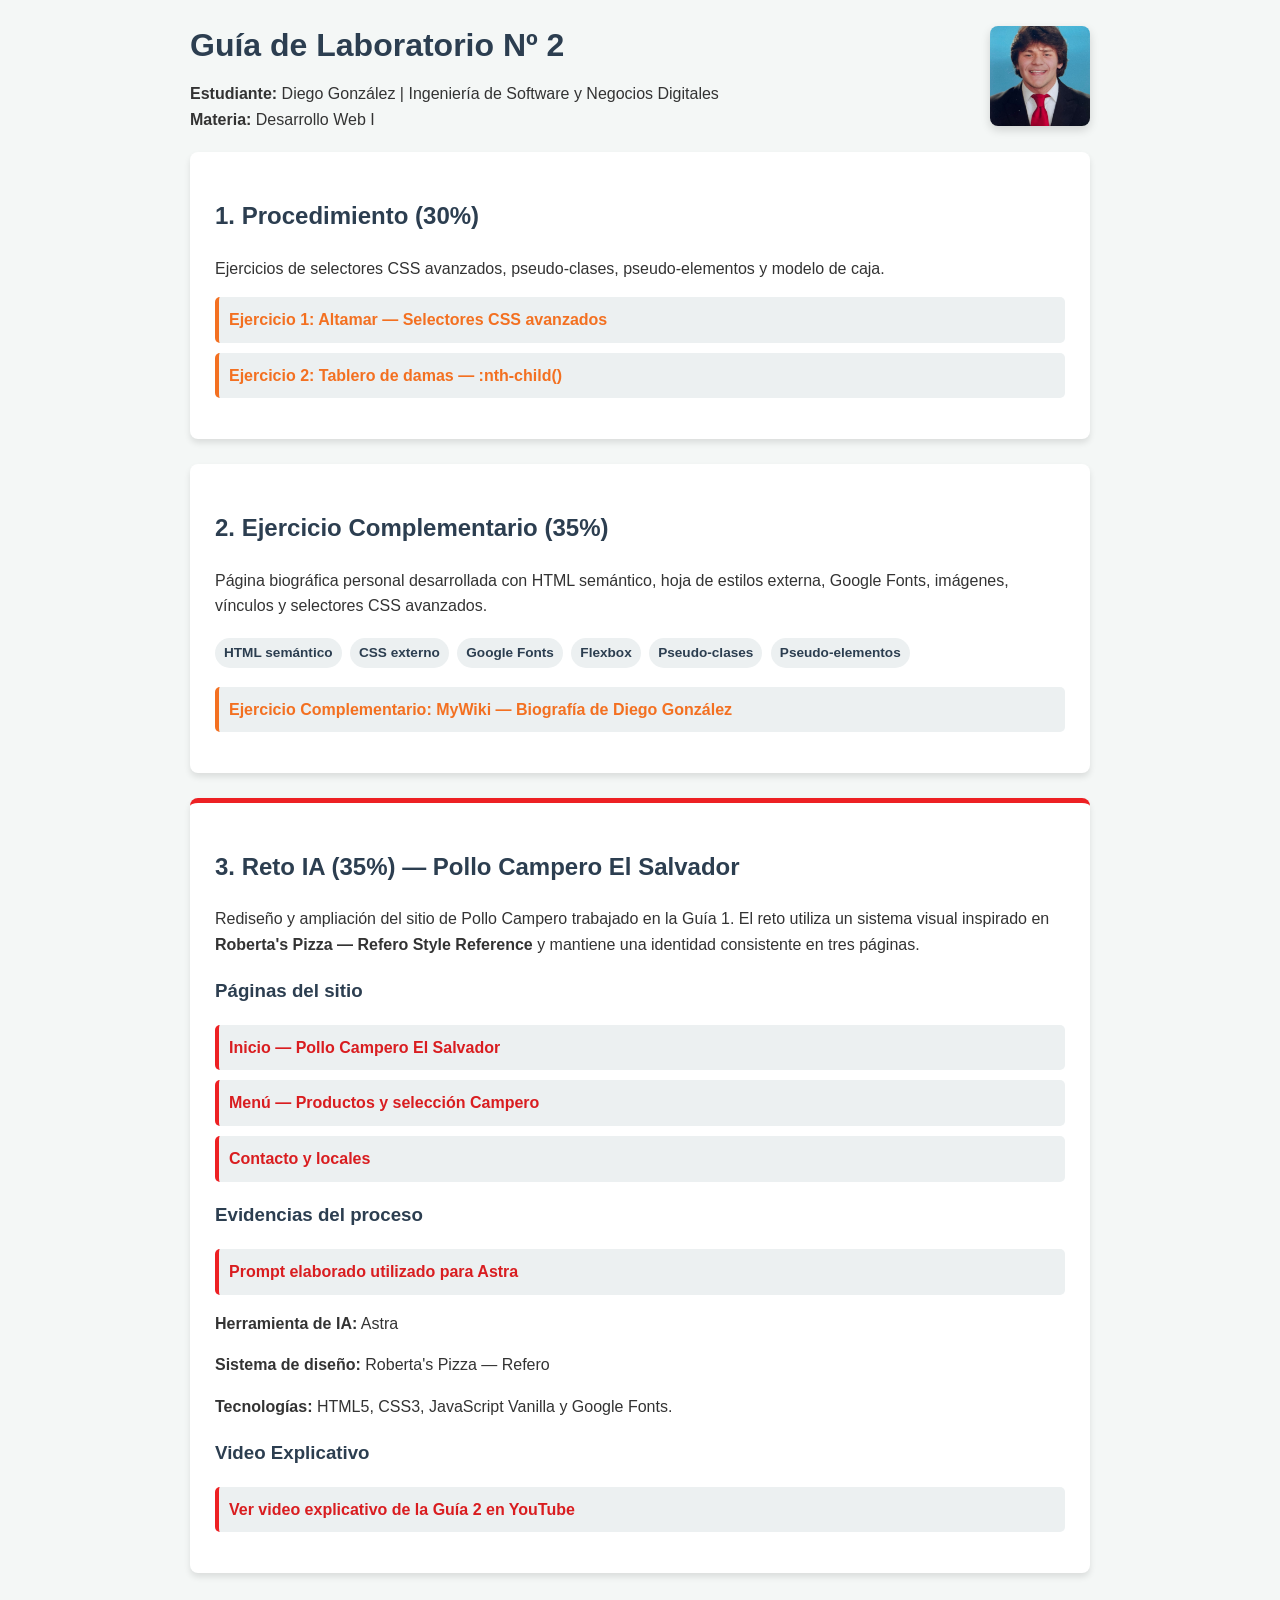
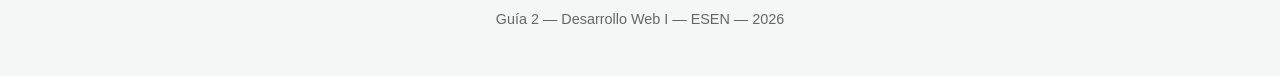
<file: index.html>
<!DOCTYPE html>
<html lang="es">
<head>
    <meta charset="UTF-8">
    <meta name="viewport" content="width=device-width, initial-scale=1.0">
    <title>Guía 2 - Desarrollo Web I | Diego González</title>
    <style>
        body {
            font-family: 'Segoe UI', Tahoma, Geneva, Verdana, sans-serif;
            background-color: #f4f7f6;
            color: #333;
            line-height: 1.6;
            padding: 20px;
            max-width: 900px;
            margin: 0 auto;
        }

        h1, h2, h3 {
            color: #2c3e50;
        }

        .header-container {
            display: flex;
            justify-content: space-between;
            align-items: center;
            margin-bottom: 20px;
            gap: 20px;
        }

        .header-info h1 {
            margin: 0 0 10px 0;
        }

        .header-info p {
            margin: 0;
        }

        #MiFoto {
            border-radius: 8px;
            box-shadow: 0 4px 10px rgba(0, 0, 0, 0.15);
            flex-shrink: 0;
            object-fit: cover;
        }

        .card {
            background: #fff;
            padding: 25px;
            border-radius: 8px;
            box-shadow: 0 4px 6px rgba(0, 0, 0, 0.1);
            margin-bottom: 25px;
        }

        a {
            color: #F37021;
            text-decoration: none;
            font-weight: bold;
        }

        a:hover {
            text-decoration: underline;
            color: #D9591A;
        }

        ul.enlaces {
            list-style: none;
            padding: 0;
        }

        ul.enlaces li {
            margin-bottom: 10px;
            padding: 10px;
            background: #ecf0f1;
            border-radius: 5px;
            border-left: 4px solid #F37021;
        }

        .reto-card {
            border-top: 5px solid #ed2023;
        }

        .reto-card ul.enlaces li {
            border-left-color: #ed2023;
        }

        .reto-card a {
            color: #d91d20;
        }

        .reto-card a:hover {
            color: #a91518;
        }

        .tag {
            display: inline-block;
            padding: 4px 9px;
            margin: 3px 4px 3px 0;
            background: #ecf0f1;
            border-radius: 20px;
            font-size: 0.85rem;
            font-weight: 600;
            color: #2c3e50;
        }

        .nota {
            background: #fff7ed;
            border-left: 4px solid #F37021;
            padding: 12px 15px;
            border-radius: 4px;
        }

        footer {
            text-align: center;
            color: #666;
            padding: 10px 0 25px;
            font-size: 0.9rem;
        }

        @media (max-width: 650px) {
            .header-container {
                align-items: flex-start;
            }

            #MiFoto {
                width: 80px;
                height: 80px;
            }

            body {
                padding: 14px;
            }
        }
    </style>
</head>
<body>

    <header class="header-container">
        <div class="header-info">
            <h1>Guía de Laboratorio Nº 2</h1>
            <p><strong>Estudiante:</strong> Diego González | Ingeniería de Software y Negocios Digitales</p>
            <p><strong>Materia:</strong> Desarrollo Web I</p>
        </div>
        <img src="img/foto-biografia.jpg" alt="Fotografía de Diego González" width="100" height="100" id="MiFoto">
    </header>

    <div class="card">
        <h2>1. Procedimiento (30%)</h2>
        <p>Ejercicios de selectores CSS avanzados, pseudo-clases, pseudo-elementos y modelo de caja.</p>
        <ul class="enlaces">
            <li><a href="pelicula.html">Ejercicio 1: Altamar — Selectores CSS avanzados</a></li>
            <li><a href="tablero.html">Ejercicio 2: Tablero de damas — :nth-child()</a></li>
        </ul>
    </div>

    <div class="card">
        <h2>2. Ejercicio Complementario (35%)</h2>
        <p>Página biográfica personal desarrollada con HTML semántico, hoja de estilos externa, Google Fonts, imágenes, vínculos y selectores CSS avanzados.</p>

        <div>
            <span class="tag">HTML semántico</span>
            <span class="tag">CSS externo</span>
            <span class="tag">Google Fonts</span>
            <span class="tag">Flexbox</span>
            <span class="tag">Pseudo-clases</span>
            <span class="tag">Pseudo-elementos</span>
        </div>

        <ul class="enlaces">
            <li><a href="biografia.html">Ejercicio Complementario: MyWiki — Biografía de Diego González</a></li>
        </ul>
    </div>

    <div class="card reto-card">
        <h2>3. Reto IA (35%) — Pollo Campero El Salvador</h2>
        <p>
            Rediseño y ampliación del sitio de Pollo Campero trabajado en la Guía 1. El reto utiliza un sistema visual inspirado en
            <strong>Roberta's Pizza — Refero Style Reference</strong> y mantiene una identidad consistente en tres páginas.
        </p>

        <h3>Páginas del sitio</h3>
        <ul class="enlaces">
            <li><a href="Guia2_Reto_IA_Campero/index.html">Inicio — Pollo Campero El Salvador</a></li>
            <li><a href="Guia2_Reto_IA_Campero/menu.html">Menú — Productos y selección Campero</a></li>
            <li><a href="Guia2_Reto_IA_Campero/contacto.html">Contacto y locales</a></li>
        </ul>

        <h3>Evidencias del proceso</h3>
        <ul class="enlaces">
            <li><a href="Guia2_Reto_IA_Campero/prompt_reto_ia.txt">Prompt elaborado utilizado para Astra</a></li>
        </ul>

        <p><strong>Herramienta de IA:</strong> Astra</p>
        <p><strong>Sistema de diseño:</strong> Roberta's Pizza — Refero</p>
        <p><strong>Tecnologías:</strong> HTML5, CSS3, JavaScript Vanilla y Google Fonts.</p>

        <h3>Video Explicativo</h3>
        <ul class="enlaces">
            <li><a href="https://youtu.be/PPvkpONeqiI" target="_blank">Ver video explicativo de la Guía 2 en YouTube</a></li>
        </ul>
    </div>

    <footer>
        Guía 2 — Desarrollo Web I — ESEN — 2026
    </footer>

</body>
</html>
</file>
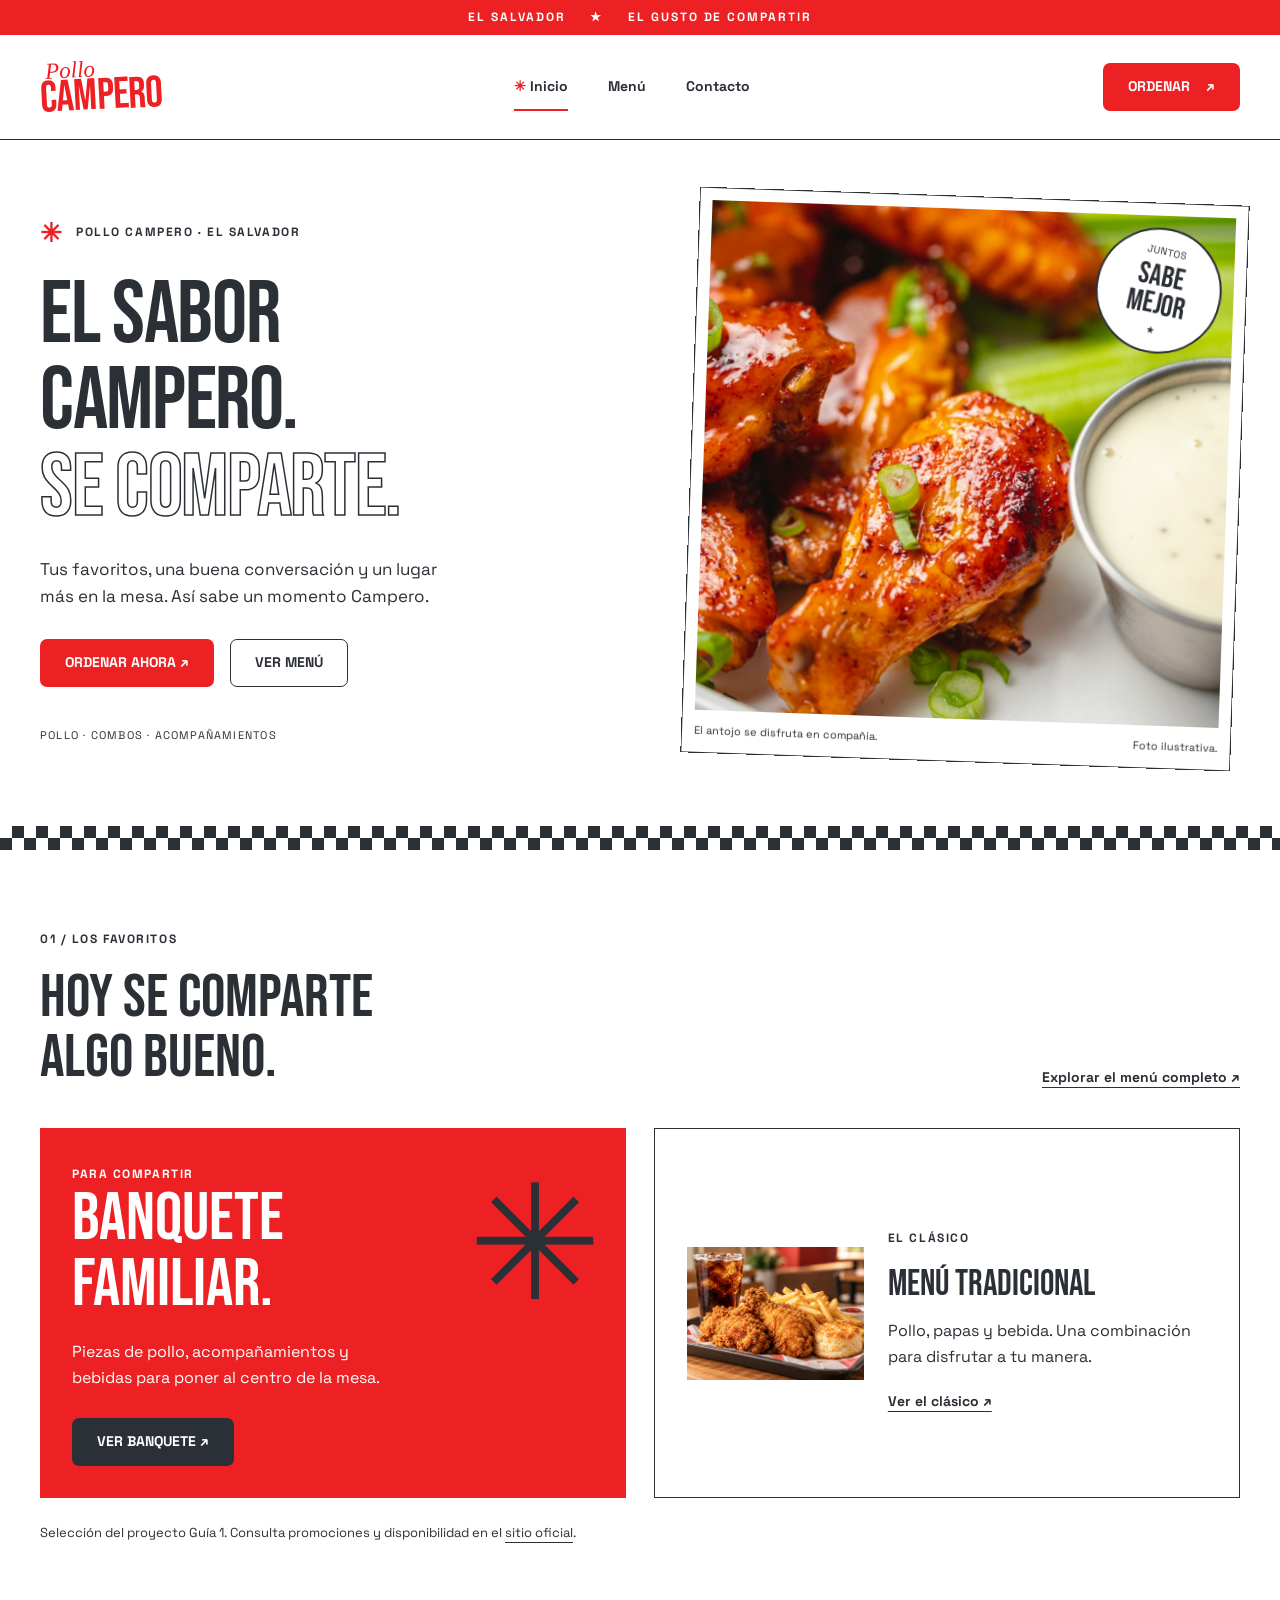
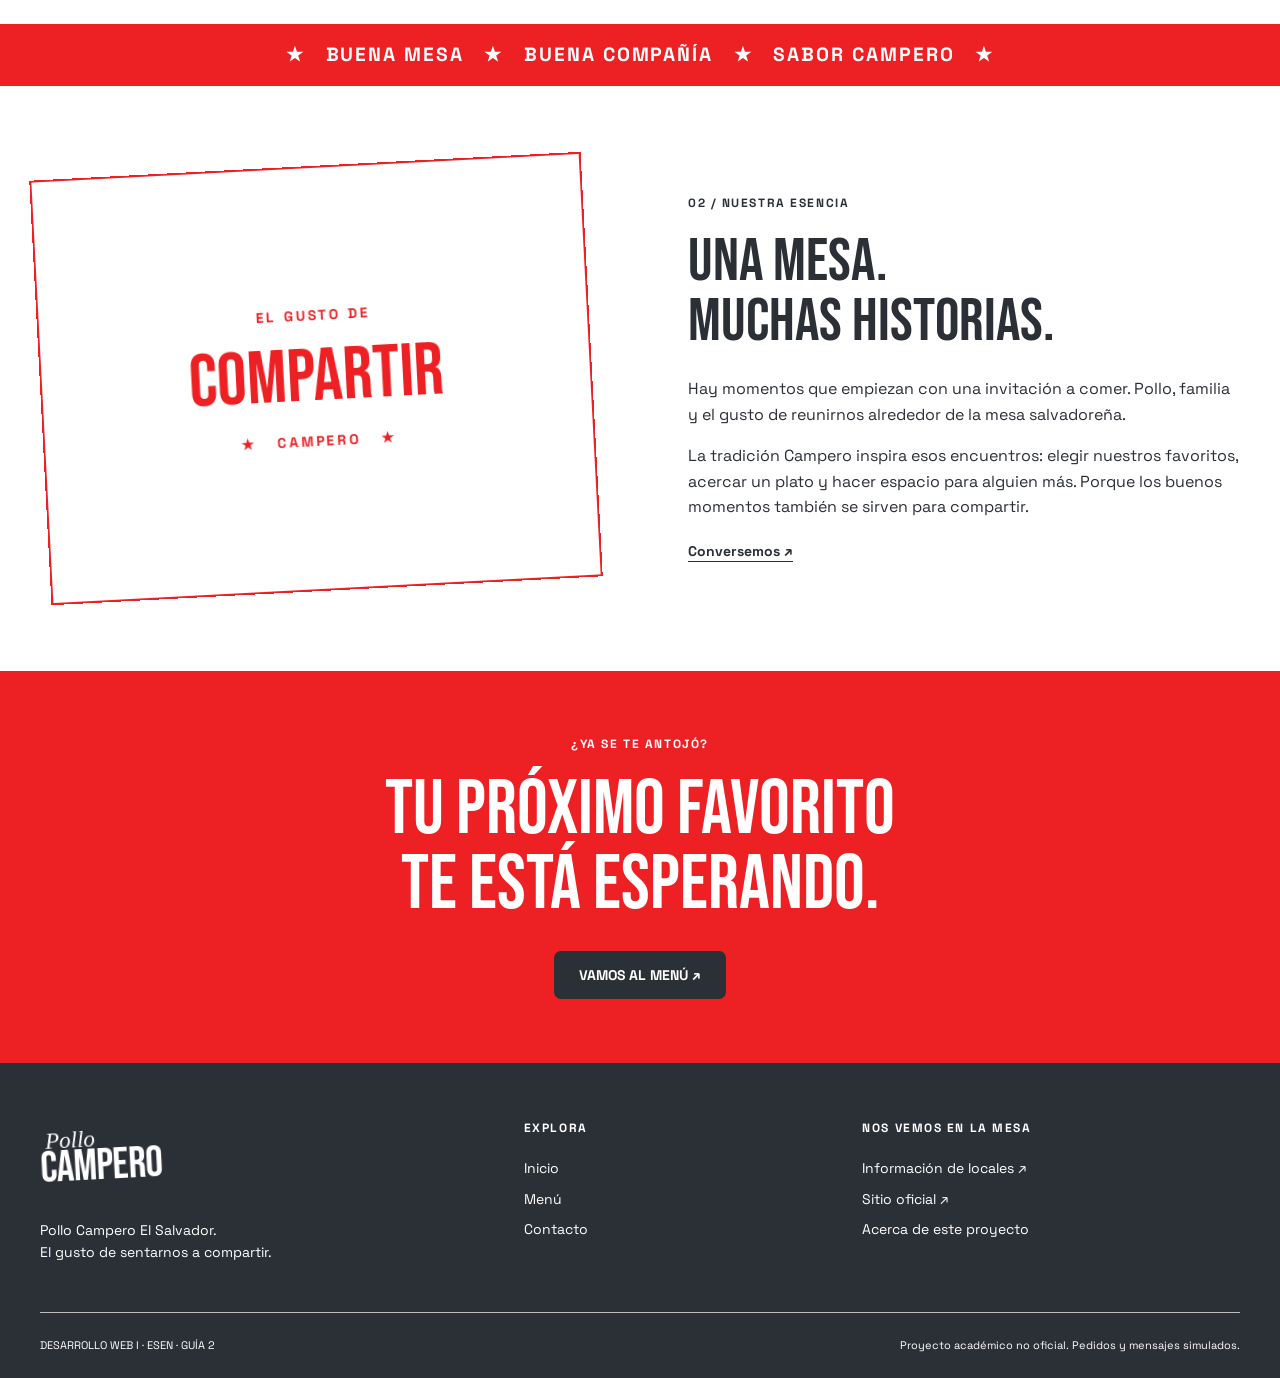
<file: Guia2_Reto_IA_Campero/index.html>
<!DOCTYPE html>
<html lang="es">
<head>
  <meta charset="UTF-8">
  <meta name="viewport" content="width=device-width, initial-scale=1.0">
  <meta name="description" content="Una reinterpretación académica de Pollo Campero: favoritos, tradición y momentos para compartir.">
  <title>Inicio — El sabor Campero | Pollo Campero El Salvador</title>
  <link rel="preconnect" href="https://fonts.googleapis.com">
  <link rel="preconnect" href="https://fonts.gstatic.com" crossorigin>
  <link href="https://fonts.googleapis.com/css2?family=Bebas+Neue&amp;family=Space+Grotesk:wght@400;500;600;700&amp;display=swap" rel="stylesheet">
  <link rel="stylesheet" href="css/style.css">
  <script src="js/main.js" defer></script>
</head>
<body>
  <a class="skip-link" href="#contenido">Saltar al contenido</a>
  <div class="topline">EL SALVADOR <span aria-hidden="true">★</span> EL GUSTO DE COMPARTIR</div>
  <header class="site-header">
    <div class="container header-inner">
      <a class="brand" href="index.html" aria-label="Pollo Campero, inicio"><span class="brand-pollo">Pollo</span><span class="brand-name">Campero</span></a>
      <button class="menu-toggle" type="button" aria-controls="main-nav" aria-expanded="false">☰ <span>Menú</span></button>
      <nav id="main-nav" class="main-nav" aria-label="Navegación principal"><a href="index.html" aria-current="page">Inicio</a><a href="menu.html">Menú</a><a href="contacto.html">Contacto</a></nav>
      <a class="button header-order" href="menu.html#productos">Ordenar <span aria-hidden="true">↗</span></a>
    </div>
  </header>
  <main id="contenido">
    <section class="hero container" aria-labelledby="hero-title">
      <div class="hero-copy">
        <p class="eyebrow"><span class="small-star" aria-hidden="true">✳</span> Pollo Campero · El Salvador</p>
        <h1 id="hero-title">El sabor<br>Campero.<br><span class="outline-text">Se comparte.</span></h1>
        <p class="lead">Tus favoritos, una buena conversación y un lugar más en la mesa. Así sabe un momento Campero.</p>
        <div class="actions"><a class="button" href="menu.html#productos">Ordenar ahora ↗</a><a class="button button-outline" href="menu.html">Ver menú</a></div>
        <p class="hero-footnote">POLLO · COMBOS · ACOMPAÑAMIENTOS</p>
      </div>
      <figure class="hero-photo">
        <img src="img/pollo-guia1.jpg" width="1200" height="1450" alt="Piezas de pollo con salsa y un aderezo, fotografía ilustrativa reutilizada de la Guía 1" fetchpriority="high">
        <span class="photo-stamp" aria-hidden="true">JUNTOS<br><strong>SABE<br>MEJOR</strong>★</span>
        <figcaption>El antojo se disfruta en compañía. <span>Foto ilustrativa.</span></figcaption>
      </figure>
    </section>
    <div class="checker" aria-hidden="true"></div>
    <section class="container section" aria-labelledby="destacados-title">
      <div class="section-heading"><div><p class="eyebrow">01 / Los favoritos</p><h2 id="destacados-title">Hoy se comparte<br>algo bueno.</h2></div><a class="text-link" href="menu.html">Explorar el menú completo ↗</a></div>
      <div class="highlights">
        <article class="feature-poster"><span class="eyebrow">Para compartir</span><h3>Banquete<br>familiar.</h3><p>Piezas de pollo, acompañamientos y bebidas para poner al centro de la mesa.</p><a class="button button-dark" href="menu.html#banquete">Ver banquete ↗</a><span class="poster-star" aria-hidden="true">✳</span></article>
        <article class="feature-simple"><img src="img/pollo2.jpg" width="200" height="250" alt="" loading="lazy"><div><p class="eyebrow">El clásico</p><h3>Menú tradicional</h3><p>Pollo, papas y bebida. Una combinación para disfrutar a tu manera.</p><a class="text-link" href="menu.html#tradicional">Ver el clásico ↗</a></div></article>
      </div>
      <p class="caption">Selección del proyecto Guía 1. Consulta promociones y disponibilidad en el <a href="https://sv.campero.com/" target="_blank" rel="noopener noreferrer">sitio oficial</a>.</p>
    </section>
    <div class="star-band" aria-hidden="true">★ &nbsp; BUENA MESA &nbsp; ★ &nbsp; BUENA COMPAÑÍA &nbsp; ★ &nbsp; SABOR CAMPERO &nbsp; ★</div>
    <section class="container section story" aria-labelledby="story-title">
      <div class="story-mark" aria-hidden="true"><span>EL GUSTO DE</span><strong>COMPARTIR</strong><span>★ &nbsp; CAMPERO &nbsp; ★</span></div>
      <div><p class="eyebrow">02 / Nuestra esencia</p><h2 id="story-title">Una mesa.<br>Muchas historias.</h2><p>Hay momentos que empiezan con una invitación a comer. Pollo, familia y el gusto de reunirnos alrededor de la mesa salvadoreña.</p><p>La tradición Campero inspira esos encuentros: elegir nuestros favoritos, acercar un plato y hacer espacio para alguien más. Porque los buenos momentos también se sirven para compartir.</p><a class="text-link" href="contacto.html">Conversemos ↗</a></div>
    </section>
    <section class="final-cta"><div class="container"><p class="eyebrow">¿Ya se te antojó?</p><h2>Tu próximo favorito<br>te está esperando.</h2><a class="button button-dark" href="menu.html">Vamos al menú ↗</a></div></section>
  </main>
  <footer class="site-footer">
    <div class="container footer-grid">
      <div><a class="brand" href="index.html" aria-label="Pollo Campero, inicio"><span class="brand-pollo">Pollo</span><span class="brand-name">Campero</span></a><p>Pollo Campero El Salvador.<br>El gusto de sentarnos a compartir.</p></div>
      <nav aria-label="Navegación del pie"><p class="eyebrow">Explora</p><a href="index.html">Inicio</a><a href="menu.html">Menú</a><a href="contacto.html">Contacto</a></nav>
      <div><p class="eyebrow">Nos vemos en la mesa</p><a href="contacto.html#locales">Información de locales ↗</a><a href="https://sv.campero.com/" target="_blank" rel="noopener noreferrer">Sitio oficial ↗</a><a href="README_RETO_IA.md">Acerca de este proyecto</a></div>
    </div>
    <div class="container footer-note"><span>DESARROLLO WEB I · ESEN · GUÍA 2</span><span>Proyecto académico no oficial. Pedidos y mensajes simulados.</span></div>
  </footer>
</body>
</html>
</file>
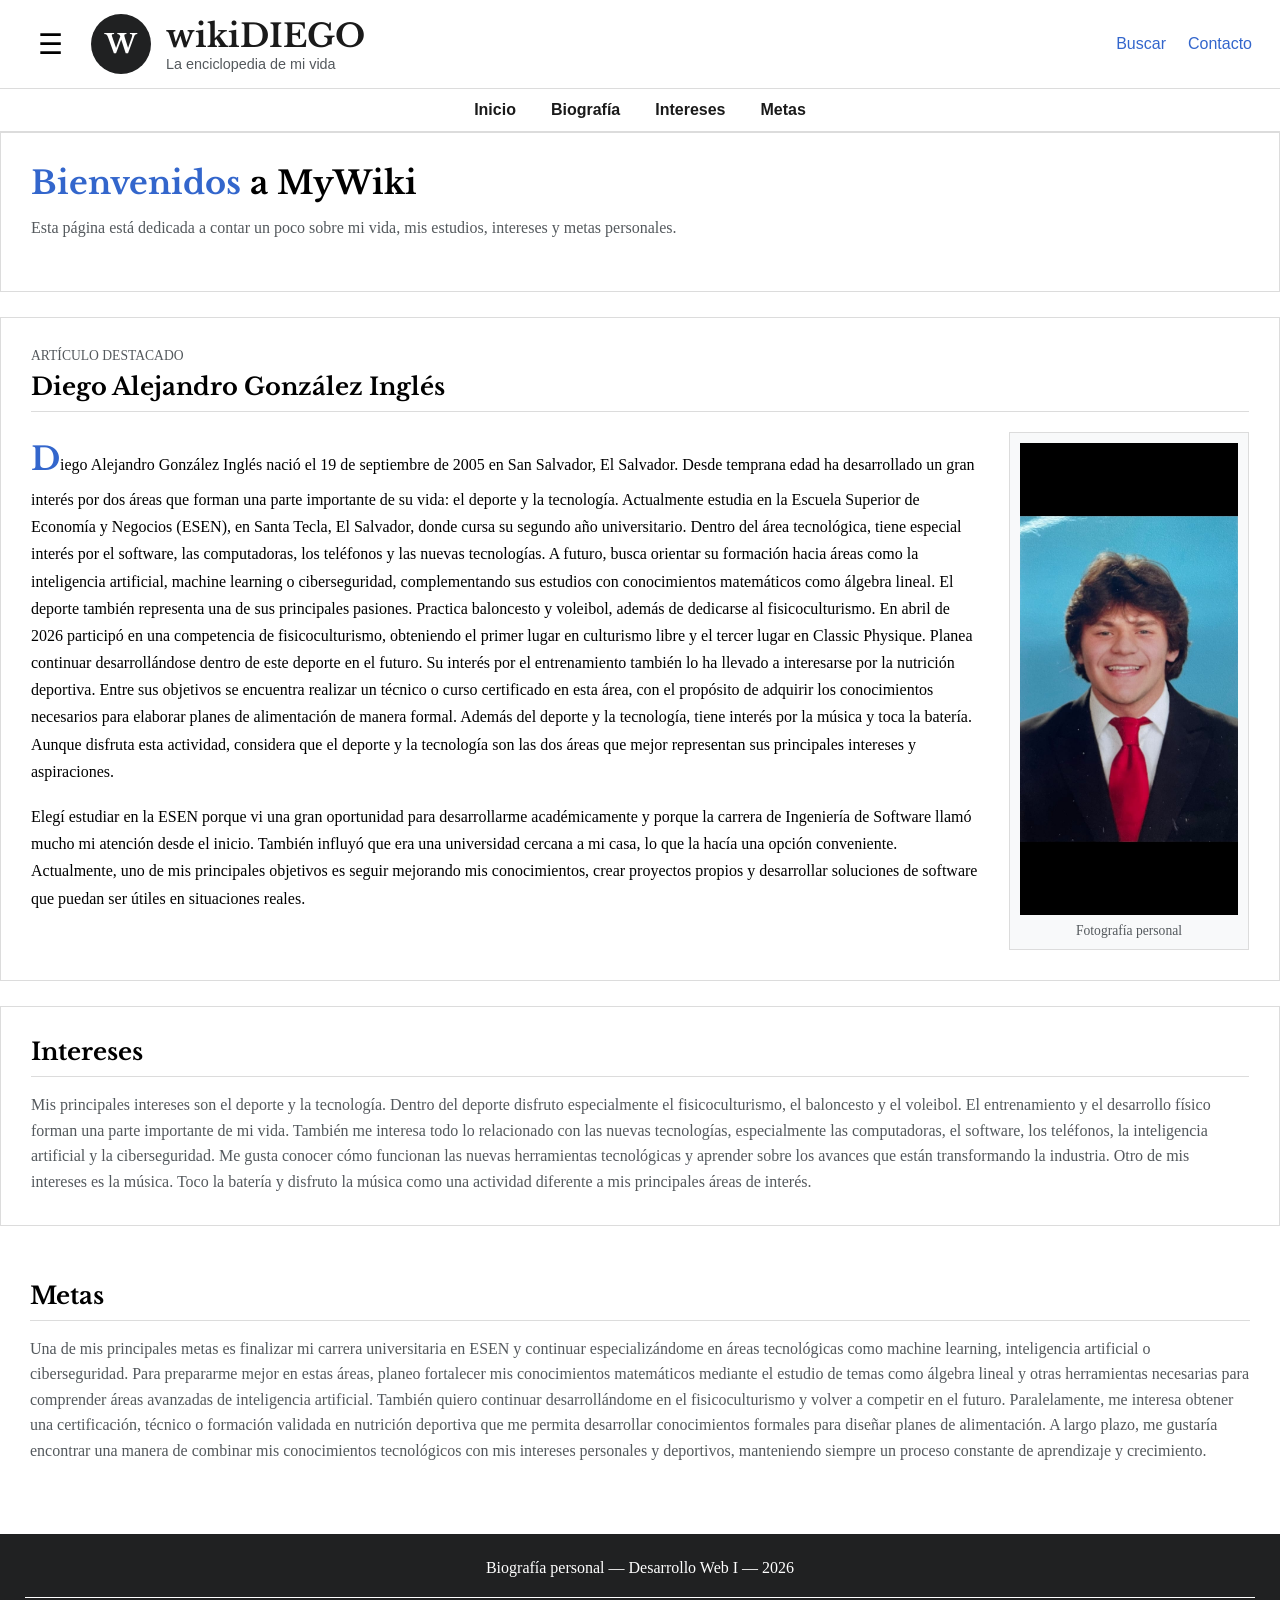
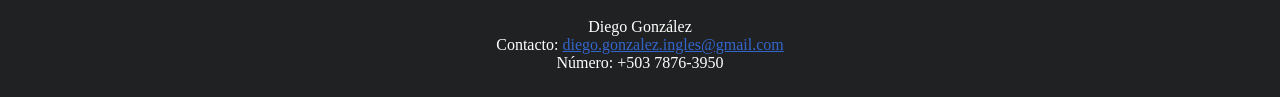
<file: biografia.html>
<!doctype html>
<html lang="es">
  <head>
    <meta charset="UTF-8" />
    <meta name="viewport" content="width=device-width, initial-scale=1.0" />
    <title>MyWiki | Biografía</title>

    <link rel="preconnect" href="https://fonts.googleapis.com" />
    <link rel="preconnect" href="https://fonts.gstatic.com" crossorigin />

    <link
      href="https://fonts.googleapis.com/css2?family=Libre+Baskerville:wght@400;700&display=swap"
      rel="stylesheet"
    />

    <link rel="stylesheet" href="css/biografia.css" />
  </head>

  <body>
    <header class="encabezado">
      <div class="logo-area">
        <div class="hamburguesa">
          <span class="menu-icono">☰</span>

          <ul class="submenu">
            <li><a href="#inicio">Inicio</a></li>
            <li><a href="#biografia">Biografía</a></li>
            <li><a href="#intereses">Intereses</a></li>
            <li><a href="#metas">Metas</a></li>
          </ul>
        </div>

        <div class="logo">
          <span class="logo-icono">W</span>

          <div class="titulo-logo">
            <h1>wikiDIEGO</h1>
            <p>La enciclopedia de mi vida</p>
          </div>
        </div>
      </div>

      <div class="acciones">
        <a href="#buscar">Buscar</a>
        <a href="#contacto">Contacto</a>
      </div>
    </header>

    <nav class="navegacion">
      <a href="#inicio">Inicio</a>
      <a href="#biografia">Biografía</a>
      <a href="#intereses">Intereses</a>
      <a href="#metas">Metas</a>
    </nav>

    <main>
      <section id="inicio" class="bienvenida">
        <h2><span>Bienvenidos</span> a MyWiki</h2>

        <p>
          Esta página está dedicada a contar un poco sobre mi vida, mis
          estudios, intereses y metas personales.
        </p>

      </section>

      <section id="biografia" class="articulo">
        <p class="subtitulo">Artículo destacado</p>

        <h2>Diego Alejandro González Inglés</h2>

        <div class="contenido">
          <div class="texto-articulo">
            <p>
              Diego Alejandro González Inglés nació el 19 de septiembre de 2005 en San Salvador, El Salvador. Desde temprana edad ha desarrollado un gran interés por dos áreas que forman una parte importante de su vida: el deporte y la tecnología.

Actualmente estudia en la Escuela Superior de Economía y Negocios (ESEN), en Santa Tecla, El Salvador, donde cursa su segundo año universitario. Dentro del área tecnológica, tiene especial interés por el software, las computadoras, los teléfonos y las nuevas tecnologías. A futuro, busca orientar su formación hacia áreas como la inteligencia artificial, machine learning o ciberseguridad, complementando sus estudios con conocimientos matemáticos como álgebra lineal.

El deporte también representa una de sus principales pasiones. Practica baloncesto y voleibol, además de dedicarse al fisicoculturismo. En abril de 2026 participó en una competencia de fisicoculturismo, obteniendo el primer lugar en culturismo libre y el tercer lugar en Classic Physique. Planea continuar desarrollándose dentro de este deporte en el futuro.

Su interés por el entrenamiento también lo ha llevado a interesarse por la nutrición deportiva. Entre sus objetivos se encuentra realizar un técnico o curso certificado en esta área, con el propósito de adquirir los conocimientos necesarios para elaborar planes de alimentación de manera formal.

Además del deporte y la tecnología, tiene interés por la música y toca la batería. Aunque disfruta esta actividad, considera que el deporte y la tecnología son las dos áreas que mejor representan sus principales intereses y aspiraciones.
            </p>

            <p>
              Elegí estudiar en la ESEN porque vi una gran oportunidad para desarrollarme académicamente y porque la carrera de Ingeniería de Software llamó mucho mi atención desde el inicio. También influyó que era una universidad cercana a mi casa, lo que la hacía una opción conveniente. Actualmente, uno de mis principales objetivos es seguir mejorando mis conocimientos, crear proyectos propios y desarrollar soluciones de software que puedan ser útiles en situaciones reales.
            </p>
          </div>

          <aside class="ficha-personal">
            <img src="img/foto-biografia.jpg" alt="Fotografía personal" />

            <p>Fotografía personal</p>
          </aside>
        </div>
      </section>

      <section id="intereses">
        <h2>Intereses</h2>

        <p>
            Mis principales intereses son el deporte y la tecnología. Dentro del deporte disfruto especialmente el fisicoculturismo, el baloncesto y el voleibol. El entrenamiento y el desarrollo físico forman una parte importante de mi vida.

También me interesa todo lo relacionado con las nuevas tecnologías, especialmente las computadoras, el software, los teléfonos, la inteligencia artificial y la ciberseguridad. Me gusta conocer cómo funcionan las nuevas herramientas tecnológicas y aprender sobre los avances que están transformando la industria.

Otro de mis intereses es la música. Toco la batería y disfruto la música como una actividad diferente a mis principales áreas de interés.
        </p>
      </section>

      <section id="metas">
        <h2>Metas</h2>

        <p>
            Una de mis principales metas es finalizar mi carrera universitaria en ESEN y continuar especializándome en áreas tecnológicas como machine learning, inteligencia artificial o ciberseguridad.

Para prepararme mejor en estas áreas, planeo fortalecer mis conocimientos matemáticos mediante el estudio de temas como álgebra lineal y otras herramientas necesarias para comprender áreas avanzadas de inteligencia artificial.

También quiero continuar desarrollándome en el fisicoculturismo y volver a competir en el futuro. Paralelamente, me interesa obtener una certificación, técnico o formación validada en nutrición deportiva que me permita desarrollar conocimientos formales para diseñar planes de alimentación.

A largo plazo, me gustaría encontrar una manera de combinar mis conocimientos tecnológicos con mis intereses personales y deportivos, manteniendo siempre un proceso constante de aprendizaje y crecimiento.
        </p>
      </section>
    </main>

    <footer id="cont">
    <p>Biografía personal — Desarrollo Web I — 2026</p>

        <ul id="contacto">
            <li>Diego González</li>
            <li>
                Contacto:
                <a href="mailto:diego.gonzalez.ingles@gmail.com">
                    diego.gonzalez.ingles@gmail.com
                </a>
            </li>
            <li>Número: +503 7876-3950</li>
        </ul>
    </footer>
  </body>
</html>
</file>
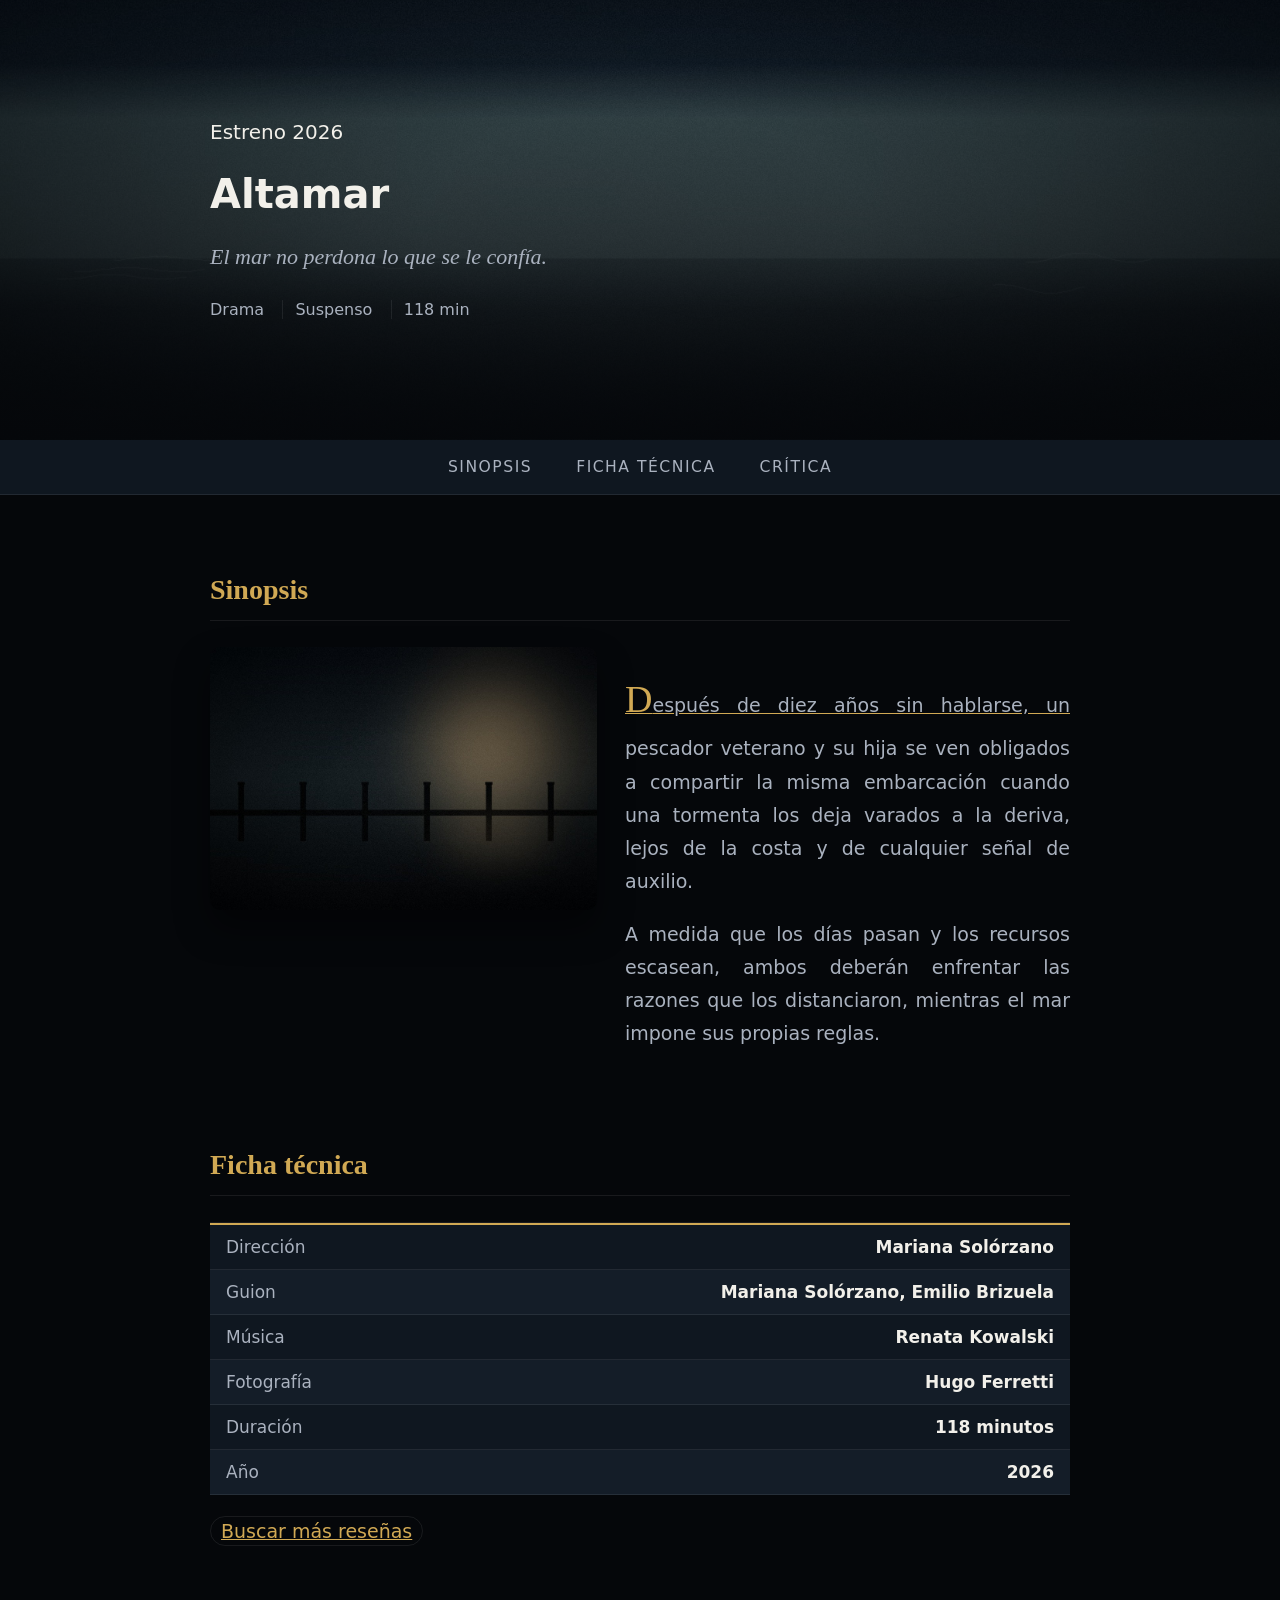
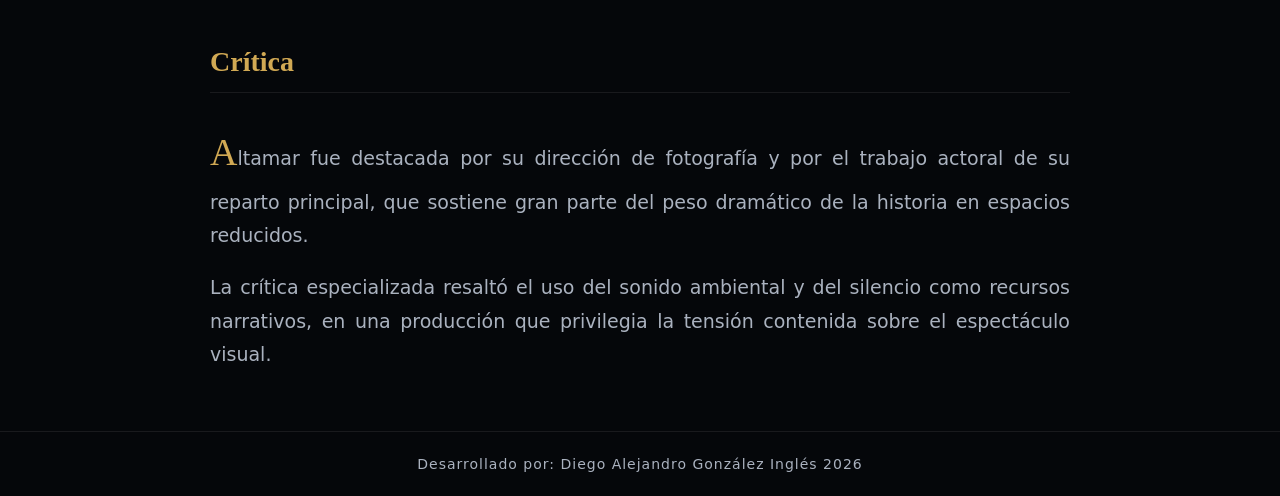
<file: pelicula.html>
<!doctype html>
<html lang="es">
  <head>
    <meta charset="UTF-8" />
    <meta name="viewport" content="width=device-width, initial-scale=1.0" />
    <title>Altamar</title>
    <link rel="stylesheet" href="css/style.css">
  </head>
  <body></body>
</html>
<header class="hero">
  <div class="hero-contenido">
    <span class="etiqueta">Estreno 2026</span>
    <h1>Altamar</h1>
    <p class="tagline">El mar no perdona lo que se le confía.</p>
    <div class="badges">
      <span class="badge">Drama</span>
      <span class="badge">Suspenso</span>
      <span class="badge">118 min</span>
    </div>
  </div>
</header>
<nav>
  <a href="#sinopsis">Sinopsis</a>
  <a href="#ficha">Ficha técnica</a>
  <a href="#critica">Crítica</a>
</nav>
<main class="wrapper">
  <section id="sinopsis" class="bloque">
    <h2>Sinopsis</h2>
    <div class="sinopsis-contenido">
      <img
        src="img/still.jpg"
        alt="Muelle en la niebla, escena de
Altamar"
      />
      <div class="sinopsis-texto">
        <p>
          Después de diez años sin hablarse, un pescador veterano y su hija se
          ven obligados a compartir la misma embarcación cuando una tormenta los
          deja varados a la deriva, lejos de la costa y de cualquier señal de
          auxilio.
        </p>
        <p>
          A medida que los días pasan y los recursos escasean, ambos deberán
          enfrentar las razones que los distanciaron, mientras el mar impone sus
          propias reglas.
        </p>
      </div>
    </div>
  </section>
  <section id="ficha" class="bloque">
    <h2>Ficha técnica</h2>
    <dl class="ficha">
      <div>
        <dt>Dirección</dt>
        <dd>Mariana Solórzano</dd>
      </div>
      <div>
        <dt>Guion</dt>
        <dd>Mariana Solórzano, Emilio Brizuela</dd>
      </div>
      <div>
        <dt>Música</dt>
        <dd>Renata Kowalski</dd>
      </div>
      <div>
        <dt>Fotografía</dt>
        <dd>Hugo Ferretti</dd>
      </div>
      <div>
        <dt>Duración</dt>
        <dd>118 minutos</dd>
      </div>
      <div>
        <dt>Año</dt>
        <dd>2026</dd>
      </div>
    </dl>
    <p class="mas-info">
      <a href="https://www.imdb.com">Buscar más reseñas</a>
    </p>
  </section>
  <section id="critica" class="bloque">
    <h2>Crítica</h2>
    <div class="critica-texto">
      <p>
        Altamar fue destacada por su dirección de fotografía y por el trabajo
        actoral de su reparto principal, que sostiene gran parte del peso
        dramático de la historia en espacios reducidos.
      </p>
      <p>
        La crítica especializada resaltó el uso del sonido ambiental y del
        silencio como recursos narrativos, en una producción que privilegia la
        tensión contenida sobre el espectáculo visual.
      </p>
    </div>
  </section>
</main>
<footer>Desarrollado por: Diego Alejandro González Inglés 2026</footer>
</file>
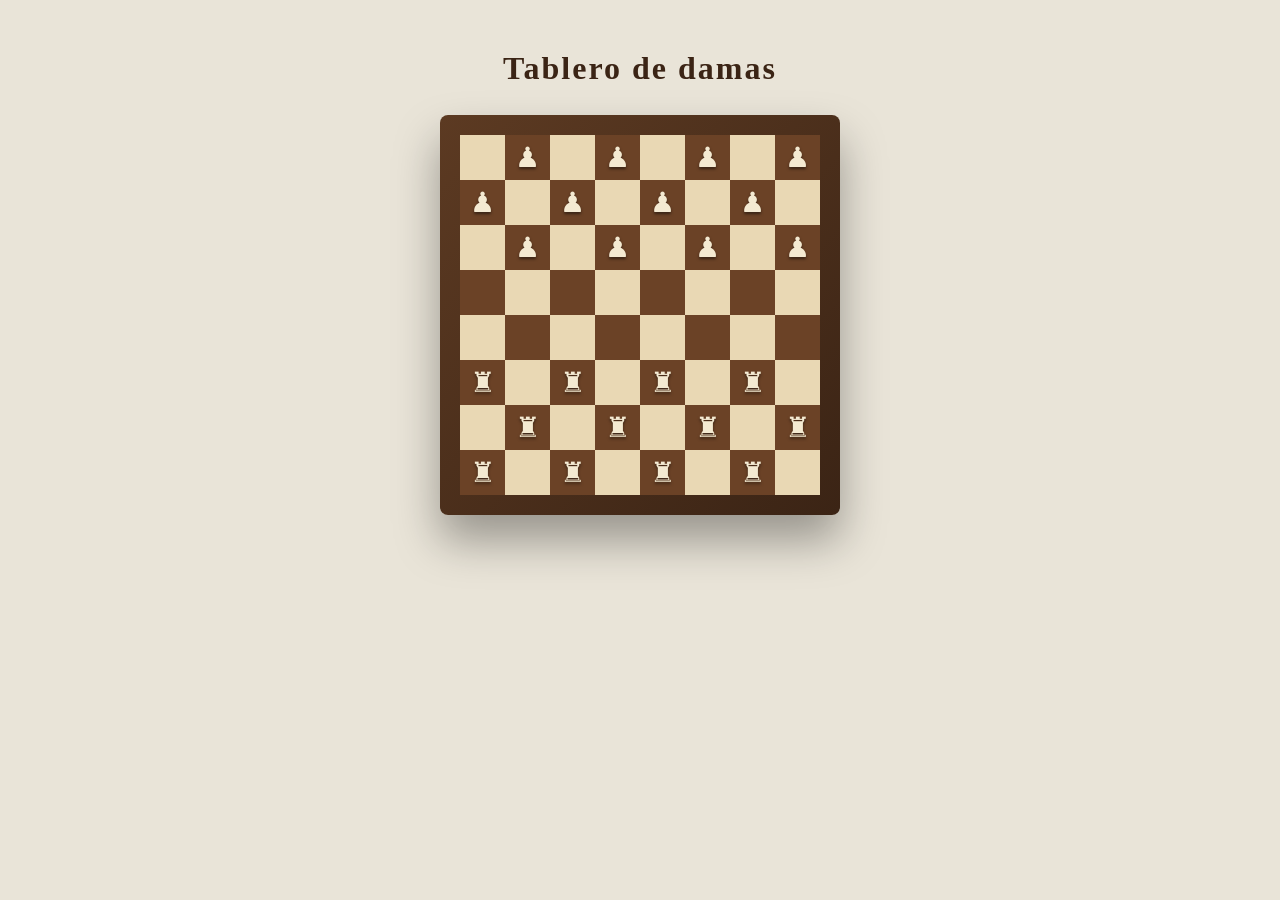
<file: tablero.html>
<!DOCTYPE html>
<html lang="en">

<head>
    <meta charset="UTF-8">
    <meta name="viewport" content="width=device-width, initial-scale=1.0">
    <title>Tablero de damas</title>
    <link rel="stylesheet" href="css/estilo_tablero.css">
</head>

<body>

    <h1>Tablero de damas</h1>

    <div id="tablero">

        <div>
            <p></p>
            <p>&#9823;</p>
            <p></p>
            <p>&#9823;</p>
            <p></p>
            <p>&#9823;</p>
            <p></p>
            <p>&#9823;</p>
        </div>

        <div>
            <p>&#9823;</p>
            <p></p>
            <p>&#9823;</p>
            <p></p>
            <p>&#9823;</p>
            <p></p>
            <p>&#9823;</p>
            <p></p>
        </div>

        <div>
            <p></p>
            <p>&#9823;</p>
            <p></p>
            <p>&#9823;</p>
            <p></p>
            <p>&#9823;</p>
            <p></p>
            <p>&#9823;</p>
        </div>

        <div>
            <p></p>
            <p></p>
            <p></p>
            <p></p>
            <p></p>
            <p></p>
            <p></p>
            <p></p>
        </div>

        <div>
            <p></p>
            <p></p>
            <p></p>
            <p></p>
            <p></p>
            <p></p>
            <p></p>
            <p></p>
        </div>

        <div>
            <p>&#9820;</p>
            <p></p>
            <p>&#9820;</p>
            <p></p>
            <p>&#9820;</p>
            <p></p>
            <p>&#9820;</p>
            <p></p>
        </div>

        <div>
            <p></p>
            <p>&#9820;</p>
            <p></p>
            <p>&#9820;</p>
            <p></p>
            <p>&#9820;</p>
            <p></p>
            <p>&#9820;</p>
        </div>

        <div>
            <p>&#9820;</p>
            <p></p>
            <p>&#9820;</p>
            <p></p>
            <p>&#9820;</p>
            <p></p>
            <p>&#9820;</p>
            <p></p>
        </div>

    </div>

</body>

</html>
</file>
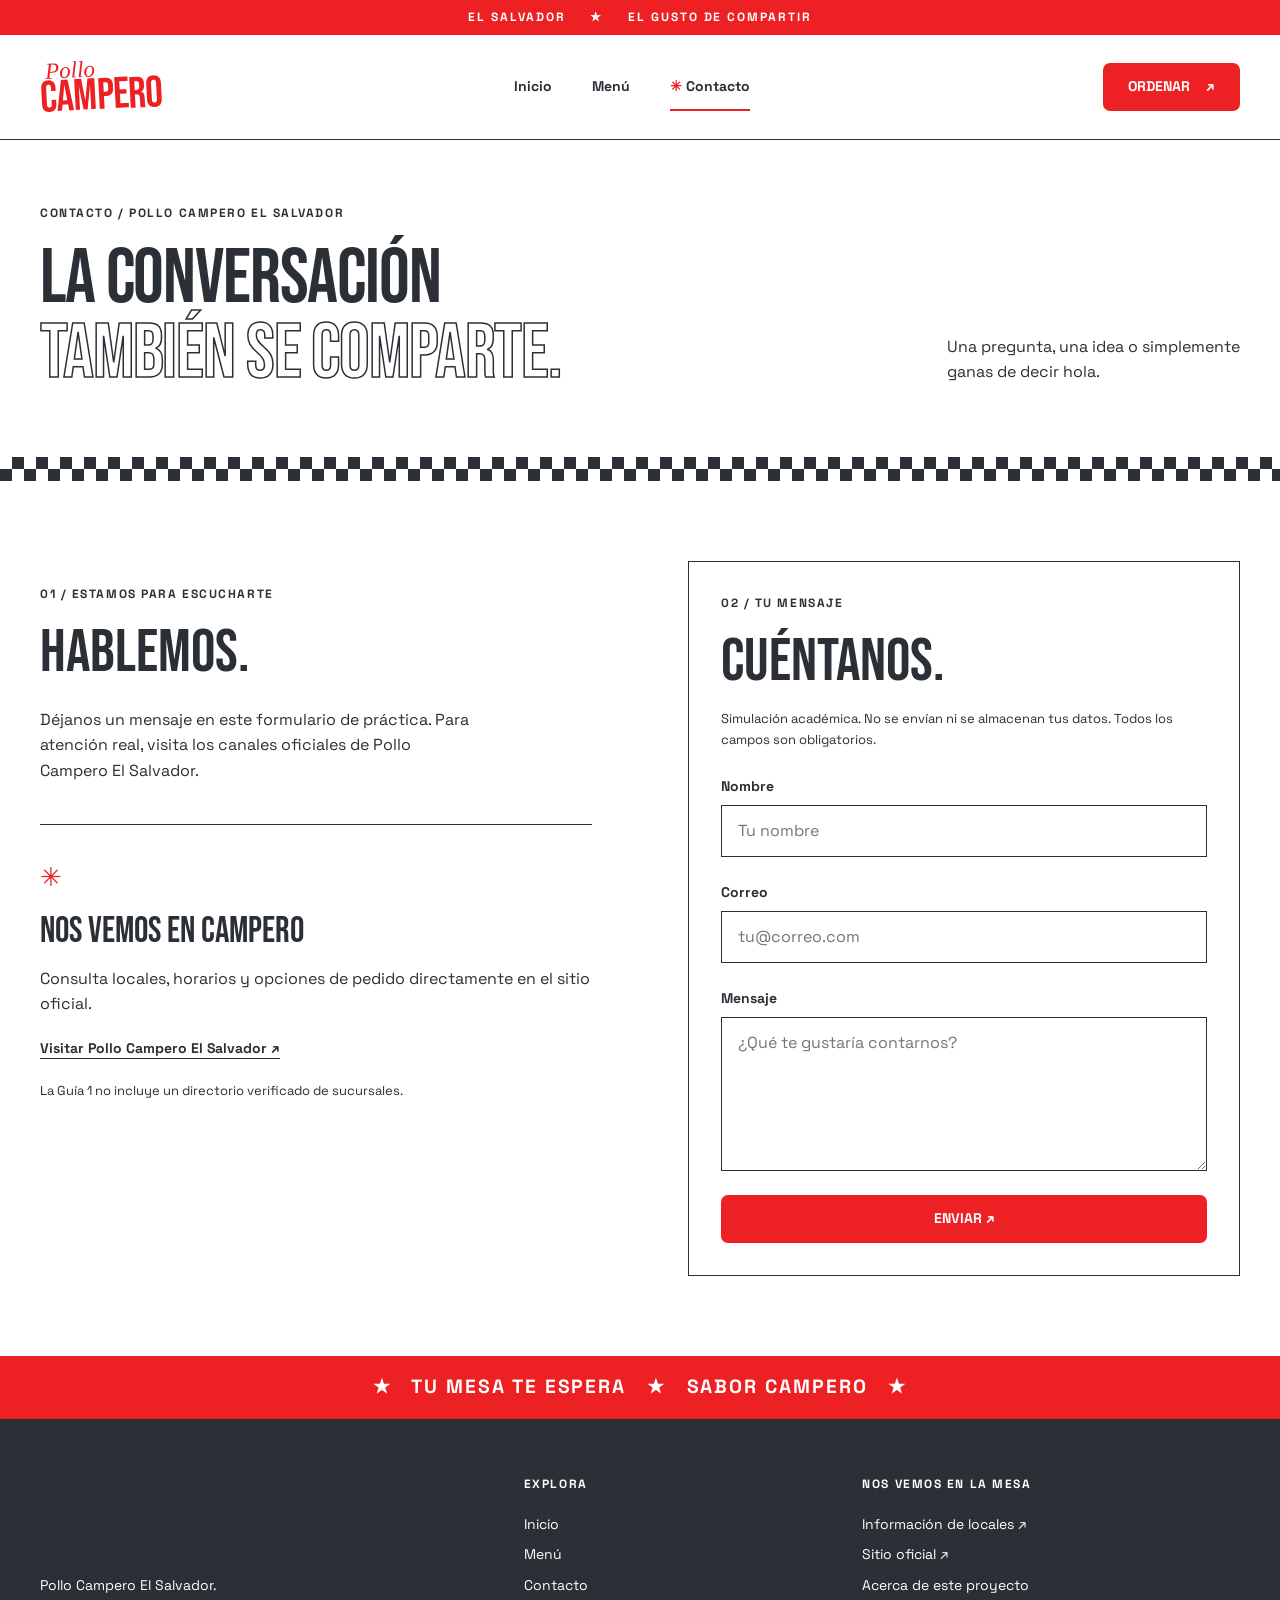
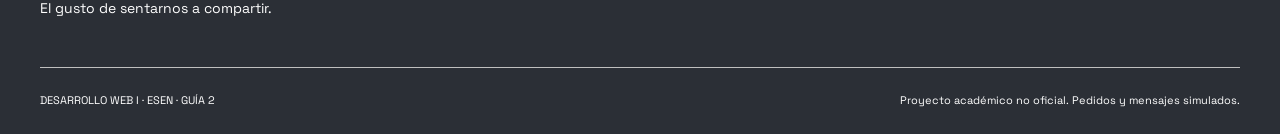
<file: Guia2_Reto_IA_Campero/contacto.html>
<!DOCTYPE html>
<html lang="es">
<head>
  <meta charset="UTF-8">
  <meta name="viewport" content="width=device-width, initial-scale=1.0">
  <meta name="description" content="Información general de contacto y un formulario académico de demostración.">
  <title>Contacto y locales — Conversemos | Pollo Campero El Salvador</title>
  <link rel="preconnect" href="https://fonts.googleapis.com">
  <link rel="preconnect" href="https://fonts.gstatic.com" crossorigin>
  <link href="https://fonts.googleapis.com/css2?family=Bebas+Neue&amp;family=Space+Grotesk:wght@400;500;600;700&amp;display=swap" rel="stylesheet">
  <link rel="stylesheet" href="css/style.css">
  <script src="js/main.js" defer></script>
</head>
<body>
  <a class="skip-link" href="#contenido">Saltar al contenido</a>
  <div class="topline">EL SALVADOR <span aria-hidden="true">★</span> EL GUSTO DE COMPARTIR</div>
  <header class="site-header">
    <div class="container header-inner">
      <a class="brand" href="index.html" aria-label="Pollo Campero, inicio"><span class="brand-pollo">Pollo</span><span class="brand-name">Campero</span></a>
      <button class="menu-toggle" type="button" aria-controls="main-nav" aria-expanded="false">☰ <span>Menú</span></button>
      <nav id="main-nav" class="main-nav" aria-label="Navegación principal"><a href="index.html">Inicio</a><a href="menu.html">Menú</a><a href="contacto.html" aria-current="page">Contacto</a></nav>
      <a class="button header-order" href="menu.html#productos">Ordenar <span aria-hidden="true">↗</span></a>
    </div>
  </header>
  <main id="contenido">
    <section class="container page-intro">
      <p class="eyebrow">Contacto / Pollo Campero El Salvador</p><div class="intro-row"><h1>La conversación<br><span class="outline-text">también se comparte.</span></h1><p>Una pregunta, una idea o simplemente<br>ganas de decir hola.</p></div>
    </section>
    <div class="checker" aria-hidden="true"></div>
    <section class="container section contact-grid" aria-labelledby="contact-title">
      <div class="contact-info"><p class="eyebrow">01 / Estamos para escucharte</p><h2 id="contact-title">Hablemos.</h2><p>Déjanos un mensaje en este formulario de práctica. Para atención real, visita los canales oficiales de Pollo Campero El Salvador.</p>
        <article class="location-panel" id="locales"><span class="small-star" aria-hidden="true">✳</span><h3>Nos vemos en Campero</h3><p>Consulta locales, horarios y opciones de pedido directamente en el sitio oficial.</p><a class="text-link" href="https://sv.campero.com/" target="_blank" rel="noopener noreferrer">Visitar Pollo Campero El Salvador ↗</a><p class="caption">La Guía 1 no incluye un directorio verificado de sucursales.</p></article>
      </div>
      <form id="contact-form" class="contact-form" aria-labelledby="form-title">
        <p class="eyebrow">02 / Tu mensaje</p><h2 id="form-title">Cuéntanos.</h2>
        <p id="form-note" class="caption">Simulación académica. No se envían ni se almacenan tus datos. Todos los campos son obligatorios.</p>
        <div class="field"><label for="nombre">Nombre</label><input id="nombre" name="nombre" type="text" autocomplete="name" placeholder="Tu nombre" required maxlength="100"></div>
        <div class="field"><label for="correo">Correo</label><input id="correo" name="correo" type="email" autocomplete="email" placeholder="tu@correo.com" required maxlength="200"></div>
        <div class="field"><label for="mensaje">Mensaje</label><textarea id="mensaje" name="mensaje" rows="5" placeholder="¿Qué te gustaría contarnos?" required maxlength="2000"></textarea></div>
        <button class="button" id="send-message" type="submit" disabled aria-describedby="form-note">Enviar ↗</button>
        <noscript><p>Activa JavaScript para probar el formulario de demostración.</p></noscript>
        <p id="form-status" class="form-status" role="status"></p>
      </form>
    </section>
    <div class="star-band" aria-hidden="true">★ &nbsp; TU MESA TE ESPERA &nbsp; ★ &nbsp; SABOR CAMPERO &nbsp; ★</div>
  </main>
  <footer class="site-footer">
    <div class="container footer-grid">
      <div><a class="brand" href="index.html" aria-label="Pollo Campero, inicio"><span class="brand-pollo">Pollo</span><span class="brand-name">Campero</span></a><p>Pollo Campero El Salvador.<br>El gusto de sentarnos a compartir.</p></div>
      <nav aria-label="Navegación del pie"><p class="eyebrow">Explora</p><a href="index.html">Inicio</a><a href="menu.html">Menú</a><a href="contacto.html">Contacto</a></nav>
      <div><p class="eyebrow">Nos vemos en la mesa</p><a href="contacto.html#locales">Información de locales ↗</a><a href="https://sv.campero.com/" target="_blank" rel="noopener noreferrer">Sitio oficial ↗</a><a href="README_RETO_IA.md">Acerca de este proyecto</a></div>
    </div>
    <div class="container footer-note"><span>DESARROLLO WEB I · ESEN · GUÍA 2</span><span>Proyecto académico no oficial. Pedidos y mensajes simulados.</span></div>
  </footer>
</body>
</html>
</file>
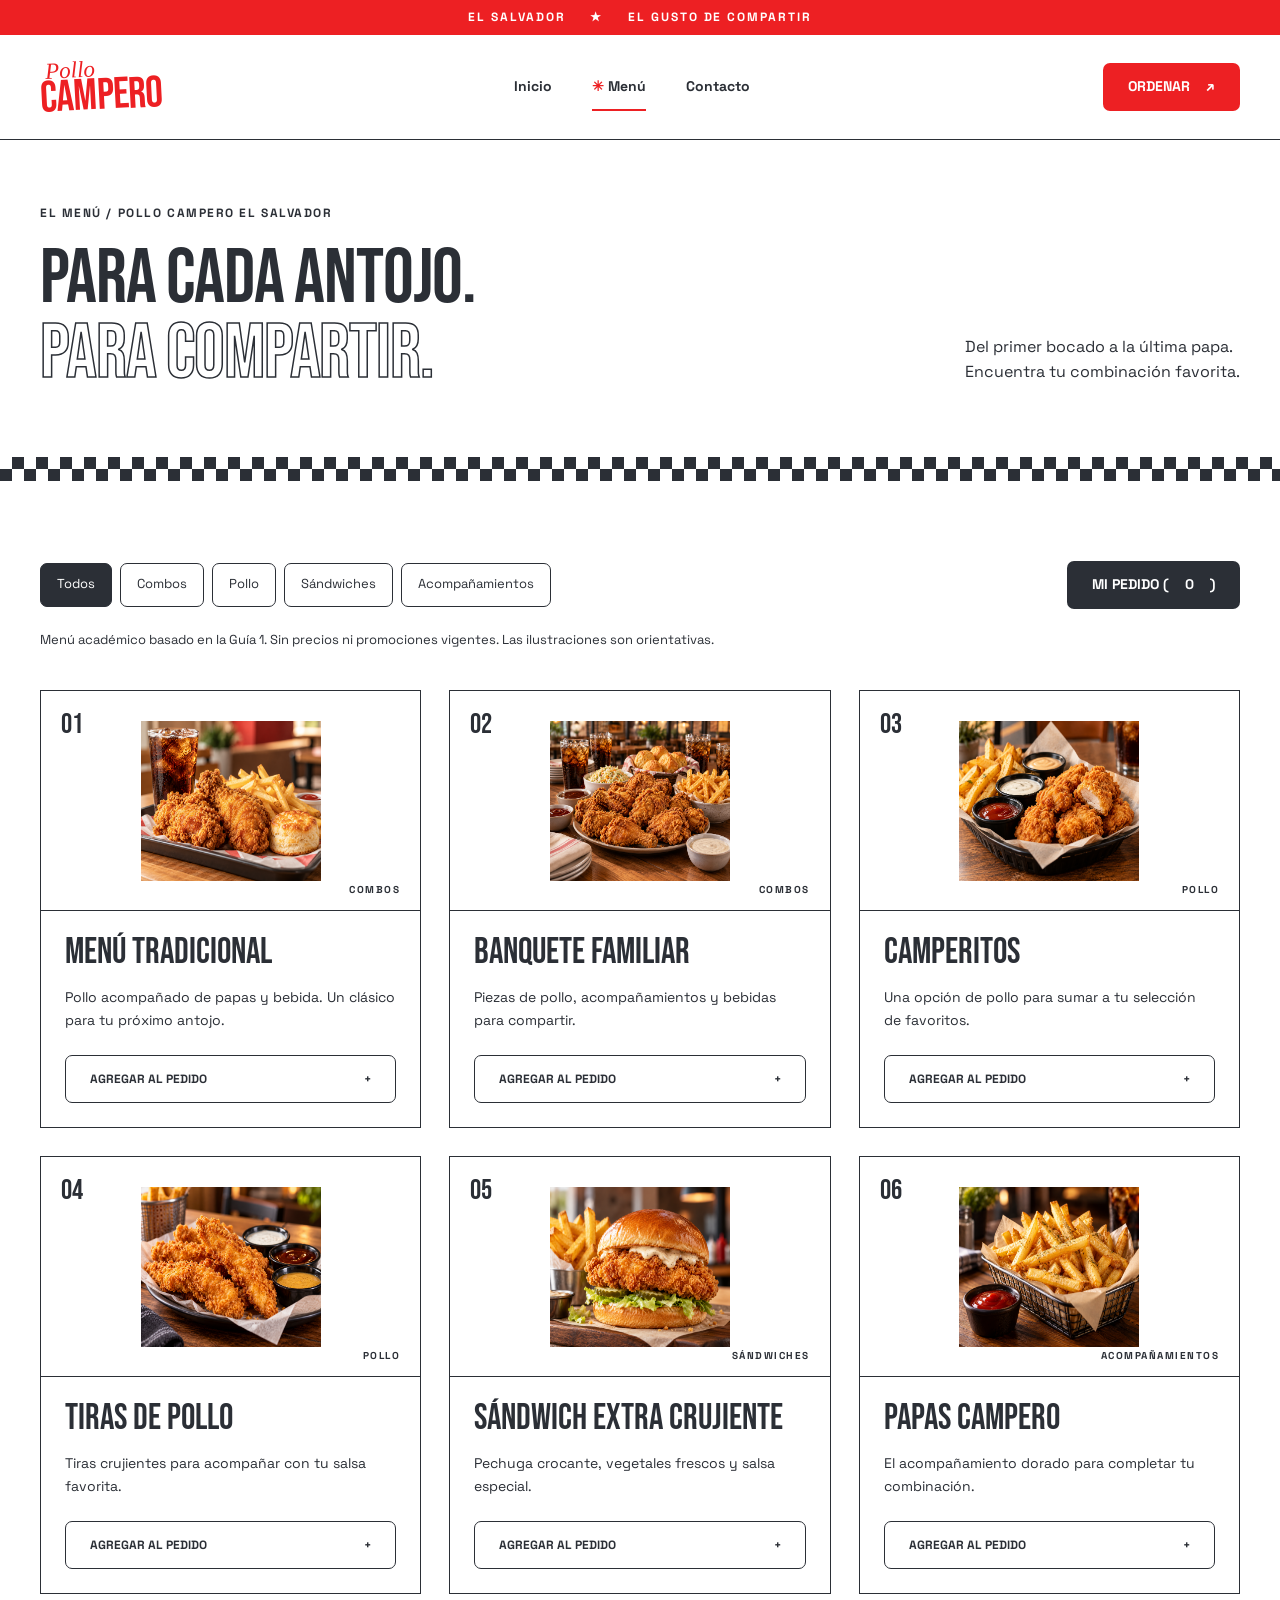
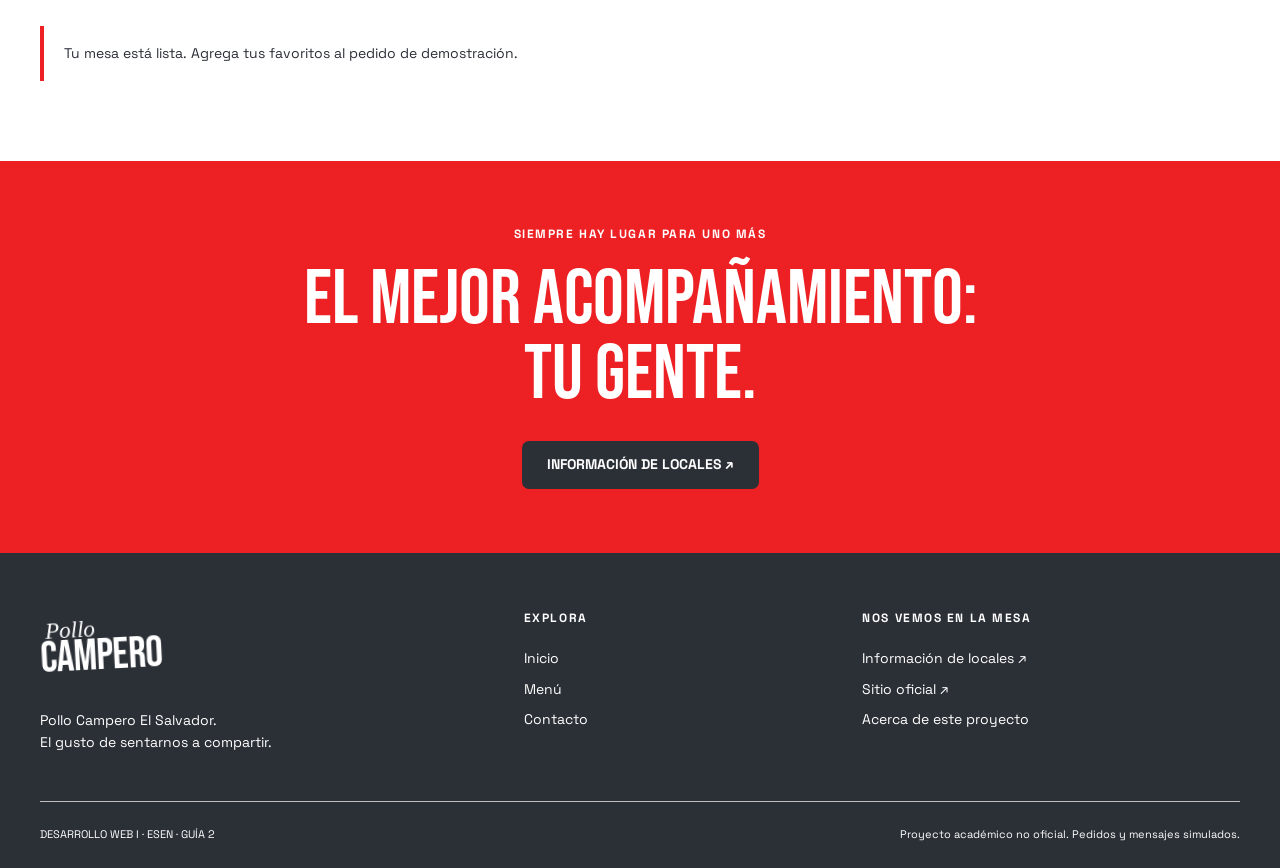
<file: Guia2_Reto_IA_Campero/menu.html>
<!DOCTYPE html>
<html lang="es">
<head>
  <meta charset="UTF-8">
  <meta name="viewport" content="width=device-width, initial-scale=1.0">
  <meta name="description" content="Explora los productos de la Guía 1 y arma un pedido de demostración sin compras reales.">
  <title>Menú — Encuentra tu favorito | Pollo Campero El Salvador</title>
  <link rel="preconnect" href="https://fonts.googleapis.com">
  <link rel="preconnect" href="https://fonts.gstatic.com" crossorigin>
  <link href="https://fonts.googleapis.com/css2?family=Bebas+Neue&amp;family=Space+Grotesk:wght@400;500;600;700&amp;display=swap" rel="stylesheet">
  <link rel="stylesheet" href="css/style.css">
  <script src="js/main.js" defer></script>
</head>
<body>
  <a class="skip-link" href="#contenido">Saltar al contenido</a>
  <div class="topline">EL SALVADOR <span aria-hidden="true">★</span> EL GUSTO DE COMPARTIR</div>
  <header class="site-header">
    <div class="container header-inner">
      <a class="brand" href="index.html" aria-label="Pollo Campero, inicio"><span class="brand-pollo">Pollo</span><span class="brand-name">Campero</span></a>
      <button class="menu-toggle" type="button" aria-controls="main-nav" aria-expanded="false">☰ <span>Menú</span></button>
      <nav id="main-nav" class="main-nav" aria-label="Navegación principal"><a href="index.html">Inicio</a><a href="menu.html" aria-current="page">Menú</a><a href="contacto.html">Contacto</a></nav>
      <a class="button header-order" href="menu.html#productos">Ordenar <span aria-hidden="true">↗</span></a>
    </div>
  </header>
  <main id="contenido">
    <section class="container page-intro">
      <p class="eyebrow">El menú / Pollo Campero El Salvador</p><div class="intro-row"><h1>Para cada antojo.<br><span class="outline-text">Para compartir.</span></h1><p>Del primer bocado a la última papa.<br>Encuentra tu combinación favorita.</p></div>
    </section>
    <div class="checker" aria-hidden="true"></div>
    <section class="container section" id="productos" aria-label="Productos del menú">
      <div class="menu-toolbar"><div class="filters js-only" role="group" aria-label="Filtrar productos">
        <button type="button" data-filter="todos" aria-pressed="true">Todos</button><button type="button" data-filter="combos" aria-pressed="false">Combos</button><button type="button" data-filter="pollo" aria-pressed="false">Pollo</button><button type="button" data-filter="sandwiches" aria-pressed="false">Sándwiches</button><button type="button" data-filter="acompanamientos" aria-pressed="false">Acompañamientos</button>
      </div><button class="button button-dark js-only" id="open-cart" type="button">Mi pedido (<span id="cart-count">0</span>)</button></div>
      <p class="caption">Menú académico basado en la Guía 1. Sin precios ni promociones vigentes. Las ilustraciones son orientativas.</p>
      <noscript><p>Activa JavaScript para filtrar productos y probar el pedido simulado. Puedes consultar todo el menú a continuación.</p></noscript>
      <p id="menu-status" class="sr-only" role="status"></p>
      <div class="menu-grid">
        <article class="menu-card" id="tradicional" data-category="combos">
          <div class="card-visual"><span class="card-number">01</span><img src="img/pollo2.jpg" width="220" height="190" alt="" loading="lazy"><span class="card-category">combos</span></div>
          <div class="card-body"><h2>Menú tradicional</h2><p>Pollo acompañado de papas y bebida. Un clásico para tu próximo antojo.</p><button class="button button-outline js-only" type="button" data-product="Menú tradicional" aria-label="Agregar Menú tradicional al pedido de demostración">Agregar al pedido <span aria-hidden="true">+</span></button></div>
        </article>
        <article class="menu-card" id="banquete" data-category="combos">
          <div class="card-visual"><span class="card-number">02</span><img src="img/tradicional.jpg" width="220" height="190" alt="" loading="lazy"><span class="card-category">combos</span></div>
          <div class="card-body"><h2>Banquete familiar</h2><p>Piezas de pollo, acompañamientos y bebidas para compartir.</p><button class="button button-outline js-only" type="button" data-product="Banquete familiar" aria-label="Agregar Banquete familiar al pedido de demostración">Agregar al pedido <span aria-hidden="true">+</span></button></div>
        </article>
        <article class="menu-card" id="camperitos" data-category="pollo">
          <div class="card-visual"><span class="card-number">03</span><img src="img/nuggets.jpg" width="220" height="190" alt="" loading="lazy"><span class="card-category">pollo</span></div>
          <div class="card-body"><h2>Camperitos</h2><p>Una opción de pollo para sumar a tu selección de favoritos.</p><button class="button button-outline js-only" type="button" data-product="Camperitos" aria-label="Agregar Camperitos al pedido de demostración">Agregar al pedido <span aria-hidden="true">+</span></button></div>
        </article>
        <article class="menu-card" id="tiras" data-category="pollo">
          <div class="card-visual"><span class="card-number">04</span><img src="img/pollo.jpg" width="220" height="190" alt="" loading="lazy"><span class="card-category">pollo</span></div>
          <div class="card-body"><h2>Tiras de pollo</h2><p>Tiras crujientes para acompañar con tu salsa favorita.</p><button class="button button-outline js-only" type="button" data-product="Tiras de pollo" aria-label="Agregar Tiras de pollo al pedido de demostración">Agregar al pedido <span aria-hidden="true">+</span></button></div>
        </article>
        <article class="menu-card" id="sandwich" data-category="sandwiches">
          <div class="card-visual"><span class="card-number">05</span><img src="img/sandwich.jpg" width="220" height="190" alt="" loading="lazy"><span class="card-category">Sándwiches</span></div>
          <div class="card-body"><h2>Sándwich extra crujiente</h2><p>Pechuga crocante, vegetales frescos y salsa especial.</p><button class="button button-outline js-only" type="button" data-product="Sándwich extra crujiente" aria-label="Agregar Sándwich extra crujiente al pedido de demostración">Agregar al pedido <span aria-hidden="true">+</span></button></div>
        </article>
        <article class="menu-card" id="papas" data-category="acompanamientos">
          <div class="card-visual"><span class="card-number">06</span><img src="img/papas.jpg" width="220" height="190" alt="" loading="lazy"><span class="card-category">Acompañamientos</span></div>
          <div class="card-body"><h2>Papas Campero</h2><p>El acompañamiento dorado para completar tu combinación.</p><button class="button button-outline js-only" type="button" data-product="Papas Campero" aria-label="Agregar Papas Campero al pedido de demostración">Agregar al pedido <span aria-hidden="true">+</span></button></div>
        </article>
      </div>
      <p id="order-status" class="order-status" role="status">Tu mesa está lista. Agrega tus favoritos al pedido de demostración.</p>
    </section>
    <section class="final-cta"><div class="container"><p class="eyebrow">Siempre hay lugar para uno más</p><h2>El mejor acompañamiento:<br>tu gente.</h2><a class="button button-dark" href="contacto.html#locales">Información de locales ↗</a></div></section>
    <dialog id="cart-dialog" aria-labelledby="cart-title">
      <div class="dialog-heading"><div><p class="eyebrow">Solo demostración</p><h2 id="cart-title">Tu pedido.</h2></div><button id="close-cart" class="icon-button" type="button" aria-label="Cerrar pedido">×</button></div>
      <p>Esta selección no genera una compra ni se envía a un restaurante. Se conserva únicamente mientras esta página esté abierta.</p>
      <ul id="cart-items" class="cart-items"></ul>
      <p id="cart-status" role="status"></p>
      <div class="actions"><button id="finish-order" class="button" type="button">Finalizar demo</button><button id="clear-cart" class="button button-outline" type="button">Vaciar pedido</button></div>
    </dialog>
  </main>
  <footer class="site-footer">
    <div class="container footer-grid">
      <div><a class="brand" href="index.html" aria-label="Pollo Campero, inicio"><span class="brand-pollo">Pollo</span><span class="brand-name">Campero</span></a><p>Pollo Campero El Salvador.<br>El gusto de sentarnos a compartir.</p></div>
      <nav aria-label="Navegación del pie"><p class="eyebrow">Explora</p><a href="index.html">Inicio</a><a href="menu.html">Menú</a><a href="contacto.html">Contacto</a></nav>
      <div><p class="eyebrow">Nos vemos en la mesa</p><a href="contacto.html#locales">Información de locales ↗</a><a href="https://sv.campero.com/" target="_blank" rel="noopener noreferrer">Sitio oficial ↗</a><a href="README_RETO_IA.md">Acerca de este proyecto</a></div>
    </div>
    <div class="container footer-note"><span>DESARROLLO WEB I · ESEN · GUÍA 2</span><span>Proyecto académico no oficial. Pedidos y mensajes simulados.</span></div>
  </footer>
</body>
</html>
</file>
<file: Guia2_Reto_IA_Campero/css/style.css>
/* SISTEMA VISUAL: Roberta’s Pizza Style Reference, según el brief del reto.
   Una sola hoja compartida por las tres páginas. */
:root {
  --color-primary: #ed2023;
  --color-charcoal: #2b2f36;
  --color-white: #ffffff;
  --color-black: #000000;
  --color-muted: #bfbfbf;
  --font-body: "Space Grotesk", Arial, sans-serif;
  --font-display: "Bebas Neue", Impact, "Arial Narrow", sans-serif;
  --content-width: 1200px;
  --space-section: 80px;
  /* Duración de la animación de entrada al abrir cualquier página. */
  --intro-animation-duration: 0.75s;
  /* DEMOSTRACIÓN VIDEO:
     Cambiar --demo-transition-duration de 0.35s a 1.5s
     para mostrar cómo cambia la velocidad de la transición.
  */
  --demo-transition-duration: 0.35s;
}

/* Base, tipografía y accesibilidad */
* { box-sizing: border-box; }
body { margin: 0; background: var(--color-white); color: var(--color-charcoal); font-family: var(--font-body); line-height: 1.6; }
img { display: block; max-width: 100%; height: auto; }
a { color: inherit; text-underline-offset: 5px; }
button, input, textarea { font: inherit; }
button { cursor: pointer; }
button:disabled { cursor: default; opacity: .55; }
h1, h2, h3, p, figure { margin: 0; }
h1, h2, h3 { font-family: var(--font-display); font-weight: 400; line-height: .98; }
h1 { font-size: clamp(64px, 6.9vw, 100px); letter-spacing: -.015em; }
h2 { font-size: clamp(44px, 4.8vw, 64px); }
h3 { font-size: 36px; }
p + p { margin-top: 16px; }
:focus-visible { outline: 3px solid var(--color-charcoal); outline-offset: 5px; }
.site-footer :focus-visible, .final-cta :focus-visible { outline-color: var(--color-white); }
[hidden] { display: none !important; }
.container { width: min(var(--content-width), calc(100% - 64px)); margin-inline: auto; }
.section { padding-block: var(--space-section); }
.eyebrow { font-size: 12px; font-weight: 700; line-height: 1.5; text-transform: uppercase; letter-spacing: .13em; margin-bottom: 20px; }
.caption { font-size: 13px; line-height: 1.65; }
.lead { font-size: 17px; max-width: 430px; }
.outline-text { color: var(--color-white); -webkit-text-stroke: 1.5px var(--color-charcoal); }
.sr-only { position: absolute; width: 1px; height: 1px; padding: 0; margin: -1px; overflow: hidden; clip-path: inset(50%); white-space: nowrap; border: 0; }
.skip-link { position: fixed; top: -100px; left: 16px; z-index: 10; padding: 12px 20px; background: var(--color-white); }
.skip-link:focus { top: 12px; }
.js-only { display: none !important; }
.js .js-only { display: inline-flex !important; }

/* Cabecera y navegación: el menú también es legible sin JavaScript. */
.topline { background: var(--color-primary); color: var(--color-white); text-align: center; padding: 8px 20px; font-size: 12px; font-weight: 700; letter-spacing: .16em; }
.topline span { padding-inline: 20px; }
.site-header {
  border-bottom: 1px solid var(--color-charcoal);
  animation: header-reveal 0.55s ease-out both;
}
.header-inner { min-height: 104px; display: flex; align-items: center; justify-content: space-between; gap: 32px; }
.brand { display: inline-flex; flex-direction: column; width: max-content; text-decoration: none; color: var(--color-primary); line-height: .83; transform: rotate(-3deg); padding-block: 10px; }
.brand-pollo { font-family: Georgia, serif; font-style: italic; font-size: 23px; padding-left: 6px; }
.brand-name { font-family: var(--font-display); font-size: 44px; letter-spacing: -.02em; }
.main-nav { display: flex; gap: 40px; }
.main-nav a { font-size: 14px; font-weight: 700; text-decoration: none; padding-block: 12px; border-bottom: 2px solid transparent; }
.main-nav a:hover, .main-nav a[aria-current="page"] { border-color: var(--color-primary); }
.main-nav a[aria-current="page"]::before { content: "✳ "; color: var(--color-primary); }
.menu-toggle { display: none; padding: 10px; border: 1px solid var(--color-charcoal); background: var(--color-white); border-radius: 7px; }

/* Botones planos; sombra exclusivamente al interactuar. */
.button { display: inline-flex; justify-content: center; align-items: center; gap: 16px; min-height: 48px; padding: 13px 24px; border: 1px solid transparent; border-radius: 7px; background: var(--color-primary); color: var(--color-white); font-size: 14px; font-weight: 700; text-transform: uppercase; text-decoration: none; line-height: 1.4; transition: transform var(--demo-transition-duration) ease, box-shadow var(--demo-transition-duration) ease; }
.button-dark { background: var(--color-charcoal); }
.button-outline { background: transparent; border-color: var(--color-charcoal); color: var(--color-charcoal); }
.button:hover:not(:disabled), .button:focus-visible:not(:disabled) { transform: translateY(-4px); box-shadow: 4px 4px 0 var(--color-charcoal); }
.button:active:not(:disabled) { transform: translateY(0); box-shadow: 1px 1px 0 var(--color-charcoal); }
.actions { display: flex; flex-wrap: wrap; gap: 16px; margin-top: 28px; }
.text-link { display: inline-block; font-size: 14px; font-weight: 700; margin-top: 20px; }
.text-link:hover { text-decoration-thickness: 3px; }

/* Inicio: composición de póster, fotografía y separadores gráficos. */
.hero { display: grid; grid-template-columns: 1.08fr 1fr; gap: 56px; align-items: center; padding-block: 56px 64px; }
.hero-copy {
  animation: content-reveal var(--intro-animation-duration) ease-out 0.12s both;
}
.hero-copy h1 { margin-bottom: 24px; }
.small-star { color: var(--color-primary); font-size: 26px; vertical-align: middle; margin-right: 8px; }
.hero-footnote { font-size: 11px; letter-spacing: .11em; margin-top: 40px; }
.hero-photo {
  position: relative;
  border: 1px solid var(--color-charcoal);
  padding: 12px;
  transform: rotate(2deg);
  animation: photo-reveal 0.9s cubic-bezier(.2, .75, .25, 1) 0.22s both;
}
.hero-photo > img { width: 100%; height: 510px; object-fit: cover; object-position: center; }
.hero-photo figcaption { display: flex; justify-content: space-between; gap: 12px; font-size: 11px; padding-top: 12px; }
.photo-stamp { position: absolute; top: 24px; right: 24px; width: 126px; height: 126px; border: 2px solid var(--color-charcoal); background: var(--color-white); border-radius: 50%; display: flex; flex-direction: column; justify-content: center; align-items: center; font-size: 10px; text-align: center; transform: rotate(10deg); line-height: 1.2; }
.photo-stamp strong { font-family: var(--font-display); font-size: 30px; line-height: .95; font-weight: 400; margin-block: 5px; }
.checker { height: 24px; background-color: var(--color-white); background-image: conic-gradient(var(--color-charcoal) 25%, transparent 0 50%, var(--color-charcoal) 0 75%, transparent 0); background-size: 24px 24px; }
.section-heading { display: flex; align-items: end; justify-content: space-between; gap: 32px; margin-bottom: 40px; }
.highlights { display: grid; grid-template-columns: 1fr 1fr; gap: 28px; margin-bottom: 24px; }
.feature-poster { position: relative; padding: 32px; background: var(--color-primary); color: var(--color-white); overflow: hidden; }
.feature-poster h3 { font-size: 68px; position: relative; z-index: 1; }
.feature-poster p { max-width: 330px; margin-top: 20px; position: relative; z-index: 1; }
.feature-poster .button { position: relative; z-index: 1; margin-top: 28px; }
.poster-star { position: absolute; top: 36px; right: 24px; font-size: 160px; line-height: 1; color: var(--color-charcoal); }
.feature-simple { border: 1px solid var(--color-charcoal); padding: 32px; display: flex; gap: 24px; align-items: center; }
.feature-simple > img { width: 34%; }
.feature-simple > div { flex: 1; }
.feature-simple p { margin-top: 16px; }
.star-band { background: var(--color-primary); color: var(--color-white); padding: 16px 24px; font-size: clamp(13px, 1.5vw, 20px); font-weight: 700; letter-spacing: .1em; text-align: center; }
.story { display: grid; grid-template-columns: 1fr 1fr; gap: 96px; align-items: center; }
.story h2 { margin-bottom: 24px; }
.story-mark { aspect-ratio: 1.3; border: 2px solid var(--color-primary); color: var(--color-primary); display: flex; flex-direction: column; justify-content: center; align-items: center; transform: rotate(-3deg); }
.story-mark span { font-size: 14px; font-weight: 700; letter-spacing: .2em; }
.story-mark strong { font-family: var(--font-display); font-size: clamp(48px, 5.8vw, 80px); font-weight: 400; line-height: 1.4; }
.final-cta { background: var(--color-primary); color: var(--color-white); text-align: center; padding-block: 64px; }
.final-cta h2 { font-size: clamp(48px, 6vw, 80px); margin-bottom: 28px; }

/* Menú: las tarjetas son el elemento de la demostración en video. */
.page-intro {
  padding-block: 64px;
  animation: content-reveal var(--intro-animation-duration) ease-out 0.12s both;
}
.intro-row { display: flex; justify-content: space-between; align-items: end; gap: 40px; }
.page-intro h1 { font-size: clamp(56px, 6vw, 86px); }
.intro-row > p { max-width: 310px; padding-bottom: 8px; }
.menu-toolbar { display: flex; justify-content: space-between; align-items: center; gap: 24px; margin-bottom: 20px; }
.filters { flex-wrap: wrap; gap: 8px; }
.filters button { background: var(--color-white); color: var(--color-charcoal); border: 1px solid var(--color-charcoal); border-radius: 7px; padding: 10px 16px; font-size: 13px; min-height: 44px; }
.filters button[aria-pressed="true"] { background: var(--color-charcoal); color: var(--color-white); }
.filters button:hover { text-decoration: underline; text-underline-offset: 4px; }
.menu-toolbar > .button { flex-shrink: 0; }
.menu-grid { display: grid; grid-template-columns: repeat(3, minmax(0, 1fr)); gap: 28px; margin-top: 40px; }
.menu-card { border: 1px solid var(--color-charcoal); background: var(--color-white); display: flex; flex-direction: column; scroll-margin-top: 24px;
  transition: transform var(--demo-transition-duration) ease, box-shadow var(--demo-transition-duration) ease;
}
.menu-card:hover, .menu-card:focus-within { transform: translateY(-100px); box-shadow: 4px 4px 0 var(--color-charcoal); }
.card-visual { height: 220px; border-bottom: 1px solid var(--color-charcoal); position: relative; display: grid; place-items: center; }
.card-visual img { width: 180px; height: 160px; }
.card-number { position: absolute; left: 20px; top: 12px; font-family: var(--font-display); font-size: 28px; }
.card-category { position: absolute; bottom: 12px; right: 20px; font-size: 10px; font-weight: 700; letter-spacing: .15em; text-transform: uppercase; }
.card-body { padding: 24px; display: flex; flex: 1; flex-direction: column; align-items: start; }
.card-body h2 { font-size: 36px; margin-bottom: 16px; }
.card-body p { font-size: 14px; margin-bottom: 24px; }
.card-body .button { margin-top: auto; width: 100%; font-size: 12px; justify-content: space-between; }
.order-status { margin-top: 32px; border-left: 4px solid var(--color-primary); padding: 16px 20px; font-size: 14px; }

/* Pedido simulado con diálogo nativo (Escape y foco gestionados por el navegador). */
dialog { width: min(560px, calc(100% - 32px)); max-height: 85vh; padding: 28px; border: 2px solid var(--color-charcoal); color: var(--color-charcoal); }
dialog::backdrop { background: rgb(0 0 0 / .6); }
.dialog-heading { display: flex; justify-content: space-between; align-items: start; gap: 20px; margin-bottom: 20px; }
.dialog-heading .eyebrow { margin-bottom: 8px; }
dialog > p { font-size: 14px; }
.icon-button { min-width: 44px; min-height: 44px; background: var(--color-white); color: var(--color-charcoal); border: 1px solid var(--color-charcoal); font-size: 24px; }
.cart-items { list-style: none; padding: 0; margin-block: 24px; }
.cart-items li { border-top: 1px solid var(--color-muted); padding-block: 16px; display: flex; justify-content: space-between; align-items: center; gap: 16px; }
.quantity { display: flex; gap: 12px; align-items: center; }
.quantity span { min-width: 16px; text-align: center; }

/* Contacto y formulario */
.contact-grid { display: grid; grid-template-columns: 1fr 1fr; gap: 96px; align-items: start; }
.contact-info > p { max-width: 430px; margin-top: 24px; }
.location-panel { margin-top: 40px; padding-top: 32px; border-top: 1px solid var(--color-charcoal); }
.location-panel h3 { margin-block: 16px; }
.location-panel .caption { margin-top: 20px; }
.contact-form { border: 1px solid var(--color-charcoal); padding: 32px; }
.contact-form h2 { margin-bottom: 16px; }
.field { display: flex; flex-direction: column; gap: 8px; margin-top: 24px; }
.field label { font-weight: 700; font-size: 14px; }
input, textarea { width: 100%; min-width: 0; padding: 12px 16px; border: 1px solid var(--color-charcoal); border-radius: 0; background: var(--color-white); color: var(--color-charcoal); }
textarea { resize: vertical; }
input:focus, textarea:focus { border-color: var(--color-black); outline: 2px solid var(--color-charcoal); outline-offset: 3px; }
.contact-form > .button { margin-top: 24px; width: 100%; }
.form-status:not(:empty) { border-left: 4px solid var(--color-primary); padding-left: 16px; margin-top: 24px; font-size: 14px; }

/* Pie compartido */
.site-footer { padding-top: 56px; background: var(--color-charcoal); color: var(--color-white); }
.site-footer .brand { color: var(--color-white); }
.footer-grid { display: grid; grid-template-columns: 1.5fr 1fr 1.3fr; gap: 48px; padding-bottom: 48px; }
.footer-grid > div > p:not(.eyebrow) { margin-top: 24px; font-size: 14px; }
.footer-grid > nav > a, .footer-grid > div > a:not(.brand) { display: block; width: fit-content; font-size: 14px; text-decoration: none; margin-top: 8px; }
.footer-grid a:hover { text-decoration: underline; }
.footer-note { display: flex; justify-content: space-between; gap: 24px; border-top: 1px solid var(--color-muted); padding-block: 24px; font-size: 11px; }

/* Animaciones de entrada
   Al cargar la página, la cabecera baja, el contenido aparece desde abajo
   y la fotografía principal aparece con escala y rotación, como un póster
   colocado sobre la mesa. El estado final mantiene la rotación de 2 grados. */
@keyframes header-reveal {
  from {
    opacity: 0;
    transform: translateY(-18px);
  }
  to {
    opacity: 1;
    transform: translateY(0);
  }
}

@keyframes content-reveal {
  from {
    opacity: 0;
    transform: translateY(28px);
  }
  to {
    opacity: 1;
    transform: translateY(0);
  }
}

@keyframes photo-reveal {
  from {
    opacity: 0;
    transform: rotate(5deg) scale(.94);
  }
  to {
    opacity: 1;
    transform: rotate(2deg) scale(1);
  }
}

/* Responsive: 3 columnas → 2 → 1, sin ocultar desbordamientos. */
@media (max-width: 1100px) {
  .hero { gap: 32px; }
  .hero-photo > img { height: 460px; }
  .main-nav { gap: 24px; }
  .feature-simple { flex-direction: column; align-items: start; }
  .feature-simple > img { width: 140px; }
  .story, .contact-grid { gap: 48px; }
  .menu-grid { grid-template-columns: repeat(2, minmax(0, 1fr)); }
  .intro-row { align-items: start; flex-direction: column; gap: 24px; }
  .intro-row > p { max-width: none; }
}
@media (max-width: 780px) {
  :root { --space-section: 64px; }
  .container { width: calc(100% - 40px); }
  .header-inner { flex-wrap: wrap; gap: 16px; padding-block: 16px; min-height: 96px; }
  .brand-name { font-size: 36px; }
  .brand-pollo { font-size: 20px; }
  .header-order { padding: 12px 16px; font-size: 12px; }
  .main-nav { order: 4; width: 100%; justify-content: space-between; border-top: 1px solid var(--color-muted); padding-top: 12px; }
  .js .main-nav { display: none; }
  .js .main-nav.is-open { display: flex; }
  .js .menu-toggle { display: block; margin-left: auto; }
  .hero { grid-template-columns: 1fr; gap: 40px; padding-block: 40px 48px; }
  .hero h1 { font-size: clamp(62px, 12vw, 88px); }
  .hero-photo { margin: 8px; }
  .hero-photo > img { height: 430px; }
  .hero-footnote { margin-top: 24px; }
  .section-heading { align-items: start; flex-direction: column; gap: 12px; }
  .highlights { grid-template-columns: 1fr; }
  .feature-simple { flex-direction: row; align-items: center; }
  .story, .contact-grid { grid-template-columns: 1fr; }
  .story-mark { max-width: 440px; width: 90%; margin: auto; }
  .story-mark strong { font-size: clamp(48px, 10vw, 72px); }
  .menu-toolbar { align-items: start; flex-direction: column; }
  .footer-grid { grid-template-columns: 1fr 1fr; gap: 40px; }
  .footer-grid > :first-child { grid-column: 1 / -1; }
  .footer-note { flex-direction: column; gap: 8px; }
}
@media (max-width: 520px) {
  .topline { font-size: 10px; letter-spacing: .09em; }
  .topline span { padding-inline: 8px; }
  .header-inner { gap: 12px; }
  .menu-toggle { font-size: 14px; }
  .menu-toggle span { display: none; }
  .page-intro { padding-block: 40px; }
  .page-intro h1 { font-size: clamp(48px, 11.8vw, 62px); }
  .hero-photo > img { height: 360px; }
  .hero-photo figcaption { flex-direction: column; gap: 0; }
  .photo-stamp { width: 106px; height: 106px; }
  .photo-stamp strong { font-size: 25px; }
  .feature-poster, .feature-simple, .contact-form { padding: 24px; }
  .feature-poster h3 { font-size: 60px; }
  .poster-star { font-size: 120px; top: 54px; right: 14px; }
  .feature-simple { flex-direction: column; align-items: start; }
  .menu-grid, .footer-grid { grid-template-columns: 1fr; }
  .footer-grid > :first-child { grid-column: auto; }
  .cart-items li { align-items: start; flex-direction: column; }
}
@media (prefers-reduced-motion: reduce) {
  *, *::before, *::after { transition-duration: .01ms !important; animation-duration: .01ms !important; scroll-behavior: auto !important; }
}
</file>
<file: css/biografia.css>
:root {
    --color-fondo: #f8f9fa;
    --color-superficie: #ffffff;
    --color-borde: #dcdcdc;
    --color-principal: #1a1a1a;
    --color-secundario: #54595d;
    --color-link: #3366cc;

    --fuente-titulos: "Libre Baskerville", serif;
    --fuente-texto: Arial, Helvetica, sans-serif;
}

* {
    margin: 0;
    padding: 0;
    box-sizing: border-box;
}

.encabezado {
    position: relative;
    z-index: 100;

    display: flex;
    justify-content: space-between;
    align-items: center;

    padding: 14px 28px;

    background-color: var(--color-superficie);

    border-bottom: 1px solid var(--color-borde);
}

.logo-area {
    display: flex;
    align-items: center;

    gap: 18px;
}

.hamburguesa {
    position: relative;

    display: inline-block;
}

.menu-icono {
    width: 45px;
    height: 45px;

    display: flex;
    justify-content: center;
    align-items: center;

    font-size: 28px;

    cursor: pointer;

    border-radius: 6px;

}

.hamburguesa:hover .menu-icono {
    color: var(--color-link);

    background-color: #eaecf0;

    transform: scale(1.1);
}

.submenu {
    position: absolute;

    top: 100%;
    left: 0;

    width: 180px;

    list-style: none;

    background-color: var(--color-superficie);

    border: 1px solid var(--color-borde);
    border-radius: 5px;

    box-shadow: 0 8px 18px rgba(0, 0, 0, 0.15);

    opacity: 0;
    visibility: hidden;

    transform: translateY(-8px);

    pointer-events: none;

    z-index: 1000;
}

.hamburguesa:hover .submenu {
    opacity: 1;

    visibility: visible;

    transform: translateY(0);

    pointer-events: auto;
}

.submenu li {
    border-bottom: 1px solid var(--color-borde);
}

.submenu li:last-child {
    border-bottom: none;
}

.submenu a {
    display: block;

    padding: 12px 18px;

    color: var(--color-principal);

    text-decoration: none;

    font-family: var(--fuente-texto);

    transition:
        background-color 0.2s ease,
        color 0.2s ease,
        padding-left 0.2s ease;
}

.submenu a:hover {
    background-color: #f2f2f2;

    color: var(--color-link);

    padding-left: 23px;
}

.logo {
    display: flex;
    align-items: center;

    gap: 15px;
}

.logo-icono {
    width: 60px;
    height: 60px;

    border-radius: 50%;

    background-color: #202122;
    color: white;

    display: flex;
    justify-content: center;
    align-items: center;

    font-size: 26px;
    font-weight: bold;

    font-family: var(--fuente-titulos);
}

.titulo-logo h1 {
    font-family: var(--fuente-titulos);

    font-size: 2rem;

    color: var(--color-principal);
}

.titulo-logo p {
    color: var(--color-secundario);

    font-family: var(--fuente-texto);

    font-size: 0.9rem;
}

.acciones {
    display: flex;

    gap: 22px;
}

.acciones a {
    color: var(--color-link);

    font-family: var(--fuente-texto);

    text-decoration: none;

    transition: 0.25s;
}

.acciones a:hover {
    text-decoration: underline;
}

.navegacion {
    position: relative;

    z-index: 10;

    display: flex;
    justify-content: center;

    gap: 35px;

    padding: 12px;

    background-color: var(--color-superficie);

    border-bottom: 1px solid var(--color-borde);
}

.navegacion a {
    color: var(--color-principal);

    font-family: var(--fuente-texto);

    font-weight: bold;

    text-decoration: none;

    transition: color 0.25s ease;
}

.navegacion a:hover {
    color: var(--color-link);
}

.bienvenida {
    padding: 30px;
    background-color: var(--color-superficie);
    border: 1px solid var(--color-borde);
}

.bienvenida h2{
    margin-bottom: 12px;
    font-family: var(--fuente-titulos);
    font-size: 2rem;
}

.bienvenida h2 span{
    color:var(--color-link);
}

.bienvenida > p{
    margin-bottom: 20px;
    color: var(--color-secundario);
    line-height: 1.6;
}



.articulo{
    margin-top: 25px;
    padding: 30px;
    background-color: var(--color-superficie);
    border: 1px solid var(--color-borde);
}

.subtitulo{
    margin-bottom: 8px;
    color: var(--color-secundario);
    font-size: .85rem;
    text-transform: uppercase;
}

.articulo h2{
    margin-bottom: 20px;
    padding-bottom: 10px;
    border-bottom: 1px solid var(--color-borde);
    font-family: var(--fuente-titulos);
}

.contenido{
    display: flex;
    gap: 30px;
}

.texto-articulo {
    flex: 1;
}

.texto-articulo p{
    margin-bottom: 18px;
    line-height: 1.7;

}
.texto-articulo p:first-child::first-letter {
    color: var(--color-link);
    font-family: var(--fuente-titulos);
    font-size: 2rem;
    font-weight: bold;
}

.ficha-personal {
    width: 240px;
    padding: 10px;
    background-color: #f8f9fa;
    border: 1px solid var(--color-borde);
    text-align: center;
}

.ficha-personal img {
    width: 100%;
    display: block;
}
.ficha-personal p{
    margin-top: 8px;
    color: var(--color-secundario);
    font-size: .85rem;
}

#intereses{
    margin-top: 25px;
    padding: 30px;
    background-color: var(--color-superficie);
    border: 1px solid var(--color-borde);
}

#intereses h2{
    margin-bottom: 15px;
    padding-bottom: 10px;
    border-bottom: 1px solid var(--color-borde);
    font-family: var(--fuente-titulos);
}

#intereses p{
    color: var(--color-secundario);
    line-height: 1.6;
}

#metas{
    margin-top: 25px;
    padding: 30px;
    background-color: var(--color-superficie);
    border: 1px solid var(--fuente-titulos);
}

#metas h2{
    margin-bottom: 15px;
    padding-bottom: 10px;
    border-bottom: 1px solid var(--color-borde);
    font-family: var(--fuente-titulos);
}

#metas p{
    color: var(--color-secundario);
    line-height: 1.6;
}

footer{
    margin-top: 40px;
    padding: 25px;
    background-color: #202122;
    color: white;
    text-align: center;
}


#contacto {
    margin-top: 20px;
    text-align: center;
    list-style: none;
    border-top: 1px solid white;
    padding-top: 20px;

}

a[href^="mailto:"] {
    color: var(--color-link);
}
</file>
<file: css/style.css>
:root {
--color-fondo: #05070a;
--color-superficie: #0f1720;
--color-superficie-alt: #141d28;
--color-dorado: #d1a954;
--color-texto: #f2f0ea;
--color-texto-tenue: #aab2bf;
--color-borde: rgba(255, 255, 255, 0.08);
--fuente-titulos: Georgia, "Times New Roman", serif;
--fuente-texto: "Segoe UI", system-ui, -apple-system, Helvetica,
Arial, sans-serif;
}
* {
box-sizing: border-box;
}

html {
font-size: 20px;
}
/*
Respuesta de la pregunta
A cuantos pixeles equivalen 3.4rem, 1.4rem. 0.95rem y 0.7rem considerando el tamaño base de html de arriba
3.4rem = 68px
1.4rem P 28px
0.95rem = 19px
0.7rem = 14px

*/
body {
margin: 0;
background-color: var(--color-fondo);
color: var(--color-texto);
font-family: var(--fuente-texto);
}


.wrapper{
    margin: 0 auto;
    width: 86%;
    max-width: 860px;
}

.hero{
    background-image: linear-gradient(180deg, rgba(5,7,10,0.35), rgba(5,7,10,0.95)), url("../img/hero.jpg");
    background-size: cover;
    background-position: center;
    padding: 120px 20px ;
}  

.hero-contenido{
    margin: 0 auto;
    width: 86%;
    max-width: 860px;
}

.tagline{
    font-family: var(--fuente-titulos);
    font-style: italic;
    font-size: 1.1rem;
    color: var(--color-texto-tenue);
    margin: 14px 0 26px;
}

.badges > span{
    display: inline-block;
    font-size: 0.8rem;
    color: var(--color-texto-tenue);
}

.badge + .badge{
    margin-left: 12px;
    padding-left: 12px;
    border-left: 1px solid var(--color-borde);

}

nav{
    display: flex;
    justify-content: center;
    background-color: var(--color-superficie);
    border-bottom: 1px solid var(--color-borde);
}

nav > a{
    color:var(--color-texto-tenue);
    font-size: 0.78rem;
    text-transform: uppercase;
    letter-spacing: 1.5px;
    text-decoration: none;
    padding: 18px 22px;
    border-bottom: 3px soldi transparent;

}

nav a:hover{
    color:var(--color-dorado);
    border-bottom-color: var(--color-dorado);


}



nav a:active{
    color: var(--color-texto);

}

/* ---------- Bloques de contenido ---------- */
.bloque { 
    padding-top: 56px;
}

h2 {
    font-family: var(--fuente-titulos);
    font-size: 1.4rem;
    color: var(--color-dorado);
    border-bottom: 1px solid var(--color-borde);
    padding-bottom: 14px;
    margin-bottom: 26px;
}

/* Sinopsis: imagen y texto lado a lado con flexbox */
.sinopsis-contenido {
    display: flex;
    gap: 28px;
    align-items: flex-start;
}

.sinopsis-contenido img {
    width: 45%;
    border-radius: 10px;
    box-shadow: 0 18px 35px rgba(0, 0, 0, 0.45);
}

.sinopsis-texto {
    flex: 1;
}

/* Selector descendiente: cualquier párrafo dentro de .bloque */
.bloque p {
    color: var(--color-texto-tenue);
    line-height: 1.75;
    font-size: 0.95rem;
    text-align: justify;
}

/* ---- Ficha técnica ---- */
.ficha {
    border-top: 1px solid var(--color-borde);
}

/* Selector de hijos: solo las filas que son hijas directas de .ficha */
.ficha > div {
    display: flex;
    justify-content: space-between;
    padding: 12px 16px;
    border-bottom: 1px solid var(--color-borde);
}

/* Pseudo-clase nth-child con palabras clave, en vez de fórmulas 2n+1/2n */
.ficha > div:nth-child(odd) {
    background-color: var(--color-superficie);
}

.ficha > div:nth-child(even) {
    background-color: var(--color-superficie-alt);
}

/* Pseudo-clase first-child: la primera fila se destaca con un acento */
.ficha > div:first-child {
    border-top: 2px solid var(--color-dorado);
}

.ficha dt {
    color: var(--color-texto-tenue);
    font-size: 0.85rem;
}

/* Selector descendiente: dd en cualquier nivel dentro de .ficha */
.ficha dd {
    margin: 0;
    font-size: 0.85rem;
    font-weight: bold;
}

.mas-info {
    font-size: 0.85rem;
    margin-top: 16px;
}

/* Pseudo-clases de enlace: estado no visitado y visitado */
.mas-info a:link {
    color: var(--color-dorado);
}

.mas-info a:visited {
    color: #9884ab;
}

.mas-info a:hover {
    color: var(--color-texto);
}

/* ---- Pie de página ---- */
footer {
    color: var(--color-texto-tenue);
    font-size: 0.7rem;
    letter-spacing: 1px;
    margin-top: 60px;
    padding: 24px;
    text-align: center;
    border-top: 1px solid var(--color-borde);
}

a[href="https://www.imdb.com"] {
    padding: 3px 10px;
    border: 1px solid var(--color-borde);
    border-radius: 20px;
}

.sinopsis-texto p:first-child::first-letter {
    color: var(--color-dorado);
    font-family: var(--fuente-titulos);
    font-size: 1.9rem;
}

.critica-texto p:first-child::first-letter {
    color: var(--color-dorado);
    font-family: var(--fuente-titulos);
    font-size: 1.9rem;
}

.wrapper > .bloque:first-child .sinopsis-texto p:first-child::first-line {
    text-decoration: underline;
    text-decoration-color: var(--color-dorado);
}
</file>
<file: css/estilo_tablero.css>
:root {
    --color-pagina: #e9e4d8;
    --color-marco: #3b2415;
    --color-marco-claro: #5c3a22;
    --celda-clara: #e9d8b4;
    --celda-oscura: #6b4226;
    --color-pieza: #f4ead2;
    --color-titulo: #3b2415;
    --fuente-titulos: Georgia, "Times New Roman", serif;
}

* {
    box-sizing: border-box;
    margin: 0;
    padding: 0;
}

body {
    background-color: var(--color-pagina);
    color: var(--color-titulo);
    font-family: "DejaVu Sans", sans-serif;
    text-align: center;
    padding: 50px 20px;
}

h1 {
    font-family: var(--fuente-titulos);
    letter-spacing: 2px;
    margin-bottom: 28px;
}

#tablero {
    width: 400px;
    margin: 0 auto;
    background-image: linear-gradient(
        135deg, var(--color-marco-claro), var(--color-marco)
    );
    padding: 20px;
    border-radius: 8px;
    box-shadow: 0 25px 45px rgba(0, 0, 0, 0.35);
}
#tablero > div {
    display: flex;
}

#tablero p {
    background-color: var(--celda-oscura);
    color: var(--color-pieza);
    font-size: 28px;
    height: 45px;
    width: 45px;
    display: flex;
    align-items: center;
    justify-content: center;
    text-shadow: 0 2px 3px rgba(0, 0, 0, 0.5);
}
#tablero > div:nth-child(odd) p:nth-child(odd){
    background-color: var(--celda-clara);
}

#tablero > div:nth-child(even) p:nth-child(even) {
    background-color: var(--celda-clara);
}
</file>
